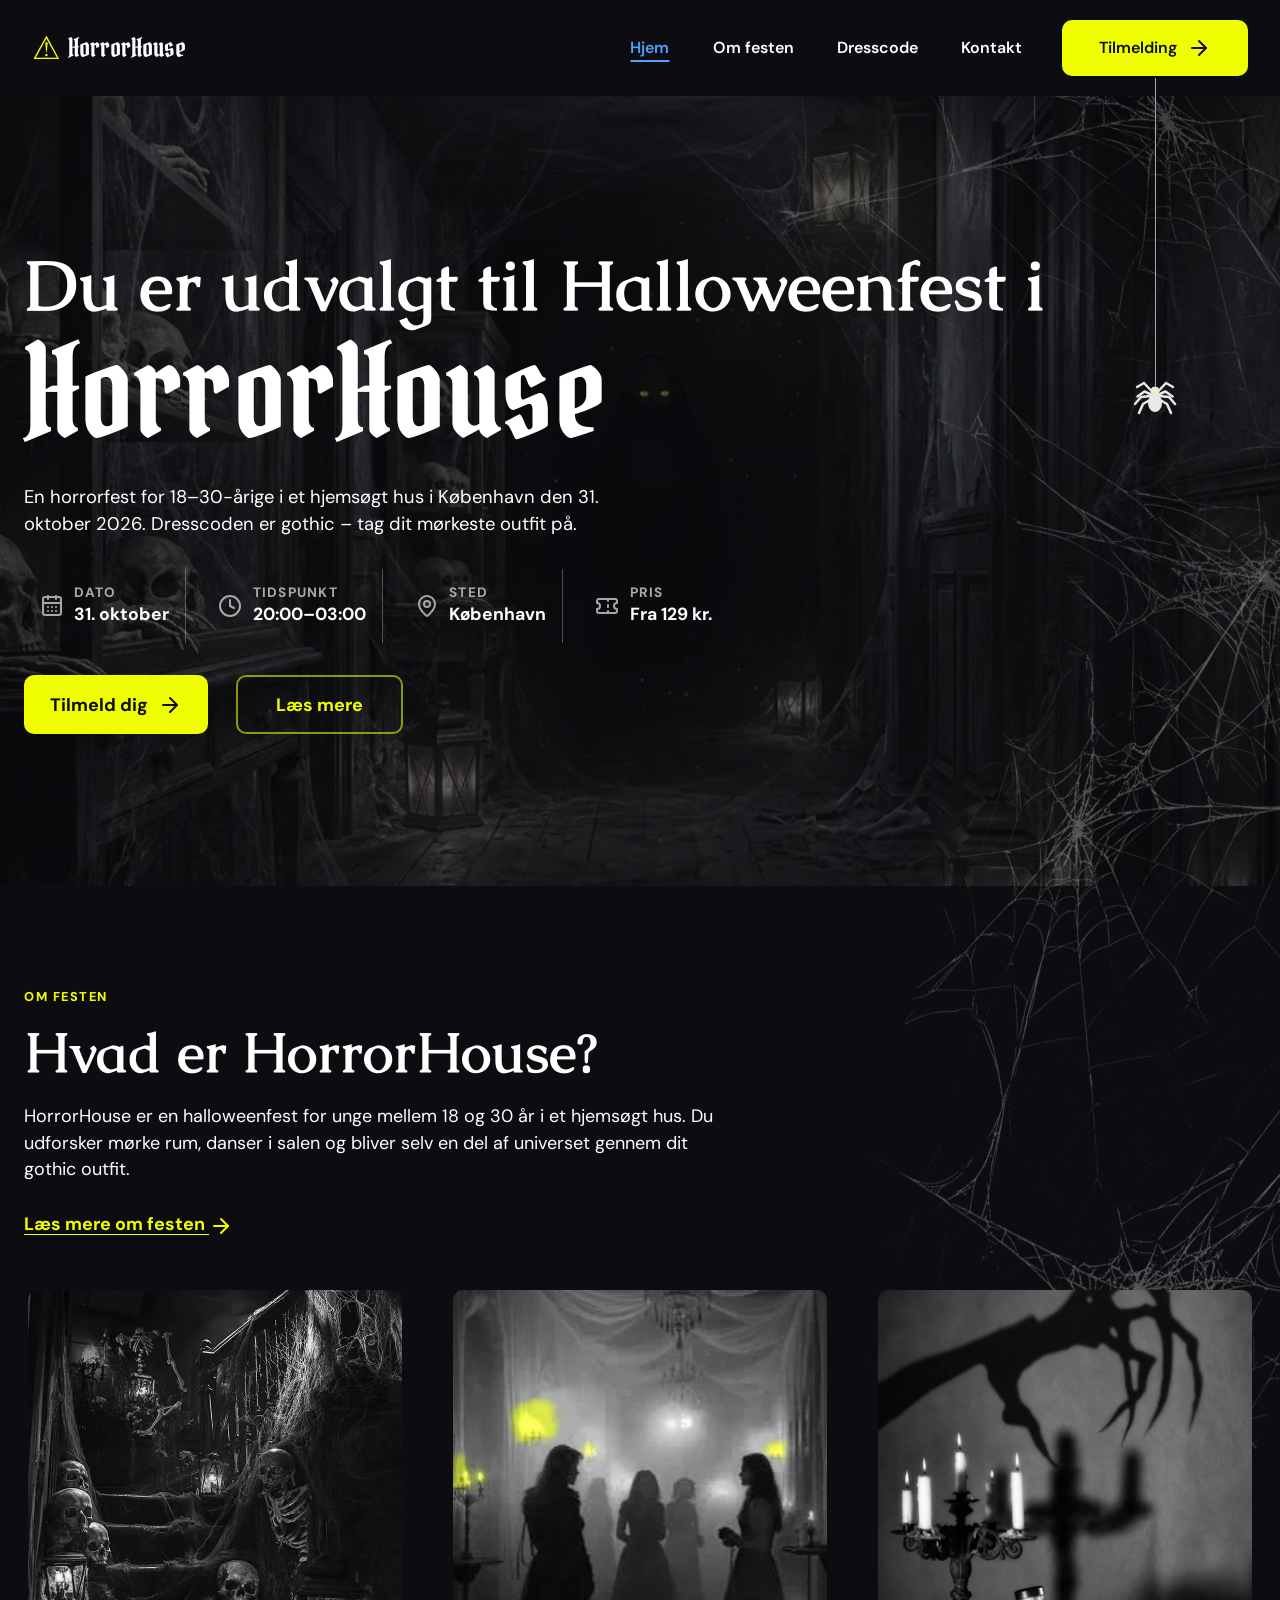
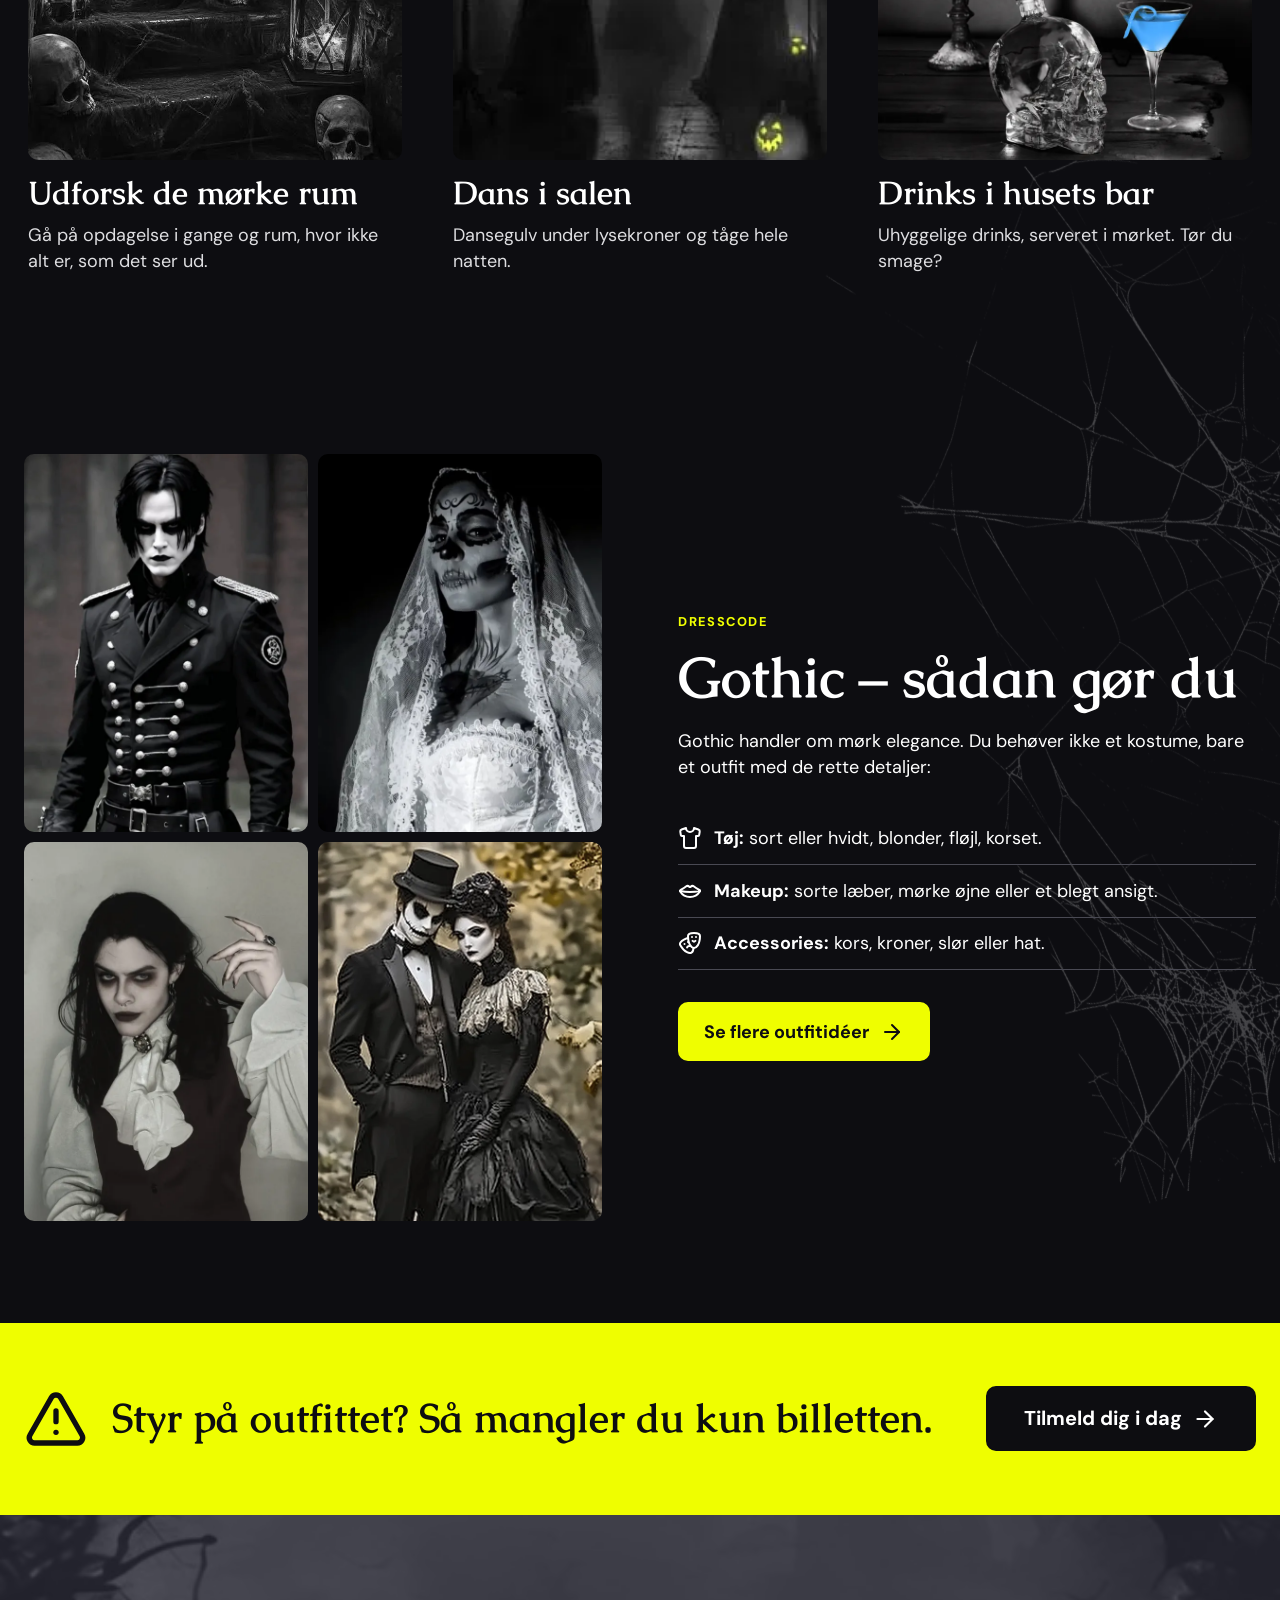
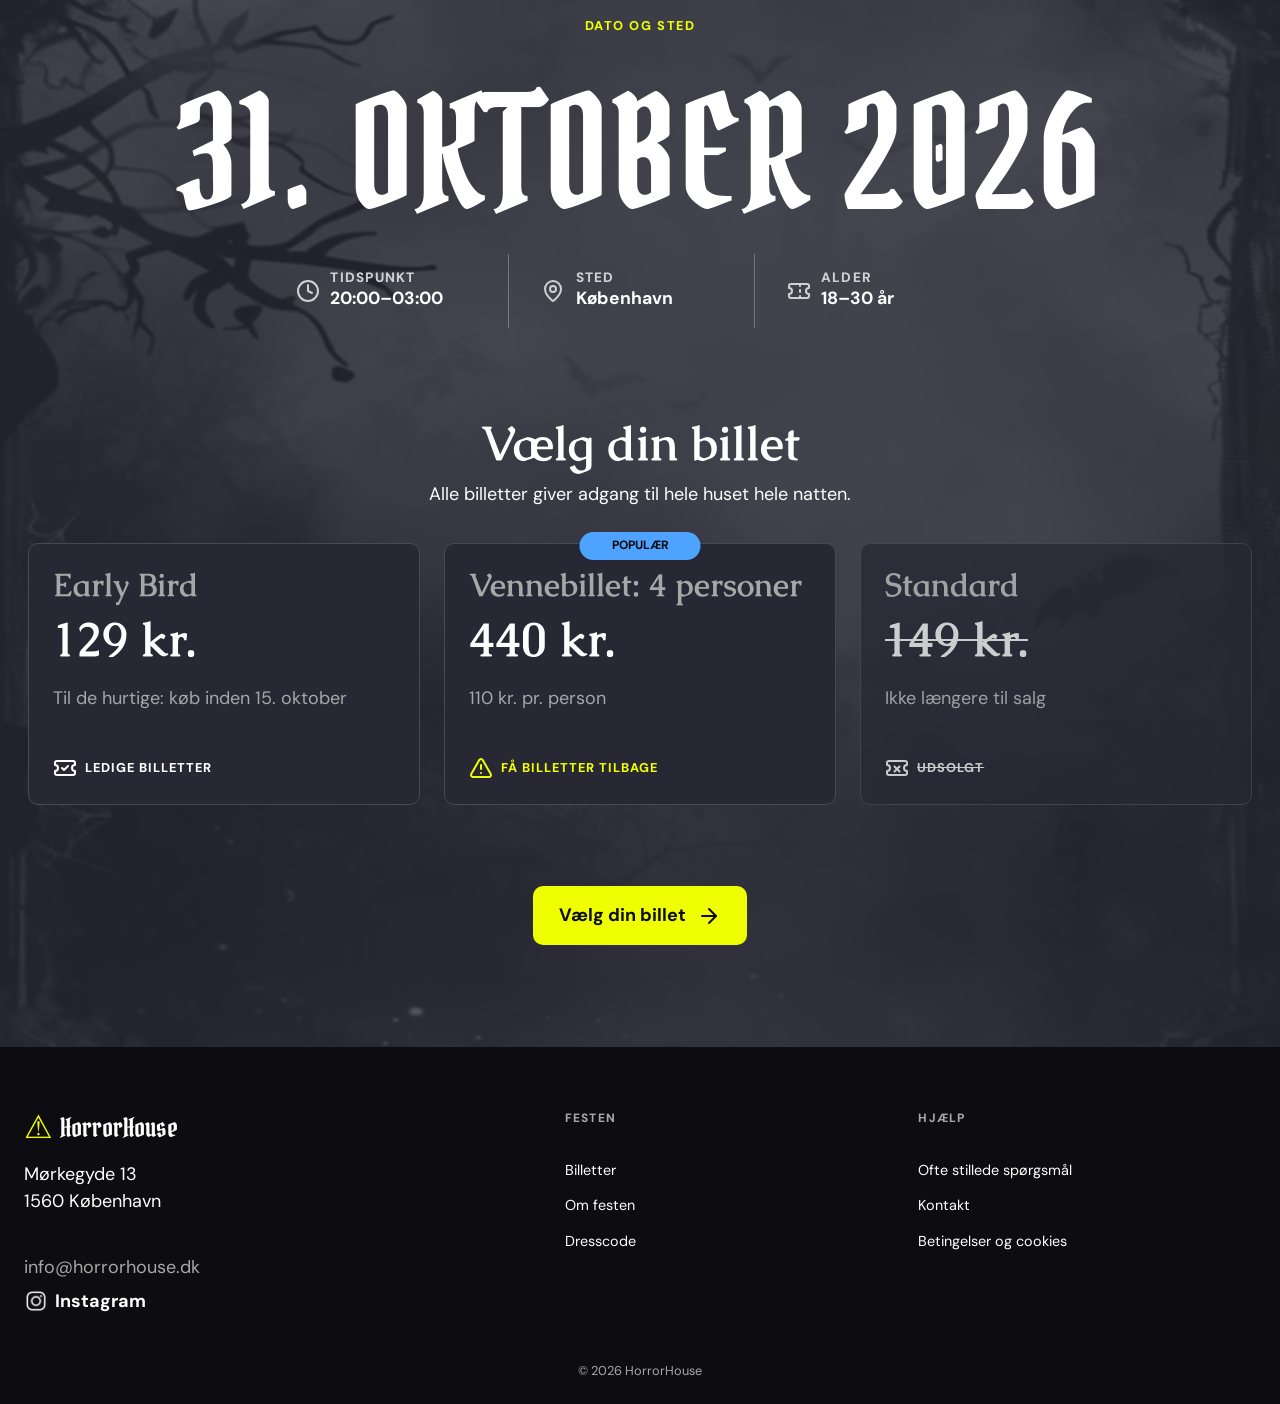
<file: index.html>
<!doctype html>
<html lang="da">
<head>
  <meta charset="utf-8">
  <meta name="viewport" content="width=device-width, initial-scale=1"><link rel="icon" href="data:,">
  <title>HorrorHouse – halloweenfest i København</title>
  <meta name="description" content="Oplev HorrorHouse, en fiktiv gothic halloweenfest for 18–30-årige i København den 31. oktober 2026.">
  <meta name="robots" content="index, follow">
  <meta property="og:title" content="HorrorHouse – halloweenfest i København">
  <meta property="og:description" content="Oplev HorrorHouse, en fiktiv gothic halloweenfest for 18–30-årige i København den 31. oktober 2026.">
  <meta property="og:type" content="website">
  <meta property="og:url" content="https://tema3.dimalevchenko.dk/index.html">
  <meta property="og:image" content="https://tema3.dimalevchenko.dk/assets/images/home/hero.jpg">
  <meta property="og:locale" content="da_DK">
  <link rel="stylesheet" href="css/style.css">
  <script src="js/script.js" defer></script>
  <script type="application/ld+json">
  {
    "@context": "https://schema.org",
    "@graph": [
      {
        "@type": "WebSite",
        "@id": "#website",
        "name": "HorrorHouse",
        "inLanguage": "da"
      },
      {
        "@type": "Event",
        "@id": "#event",
        "name": "HorrorHouse – halloweenfest i København",
        "description": "Halloweenfest for 18–30-årige i et hjemsøgt hus i København med mørke rum, dansegulv og bar. Dresscoden er gothic.",
        "startDate": "2026-10-31T20:00:00+01:00",
        "endDate": "2026-11-01T03:00:00+01:00",
        "eventStatus": "https://schema.org/EventScheduled",
        "eventAttendanceMode": "https://schema.org/OfflineEventAttendanceMode",
        "inLanguage": "da",
        "typicalAgeRange": "18-30",
        "image": [
          "https://tema3.dimalevchenko.dk/assets/images/home/hero.jpg"
        ],
        "performer": {
          "@type": "PerformingGroup",
          "name": "Nattevagt Sound System"
        },
        "location": {
          "@type": "Place",
          "name": "HorrorHouse",
          "address": {
            "@type": "PostalAddress",
            "streetAddress": "Mørkegyde 13",
            "postalCode": "1560",
            "addressLocality": "København",
            "addressCountry": "DK"
          }
        },
        "organizer": {
          "@type": "Organization",
          "name": "HorrorHouse",
          "url": "https://tema3.dimalevchenko.dk/",
          "email": "info@horrorhouse.dk"
        },
        "offers": [
          {
            "@type": "Offer",
            "name": "Early Bird",
            "price": "129",
            "priceCurrency": "DKK",
            "availability": "https://schema.org/InStock",
            "url": "https://tema3.dimalevchenko.dk/tilmelding.html",
            "validFrom": "2026-08-01T10:00:00+02:00"
          },
          {
            "@type": "Offer",
            "name": "Vennebillet til fire personer",
            "price": "440",
            "priceCurrency": "DKK",
            "availability": "https://schema.org/LimitedAvailability",
            "url": "https://tema3.dimalevchenko.dk/tilmelding.html",
            "validFrom": "2026-08-01T10:00:00+02:00"
          },
          {
            "@type": "Offer",
            "name": "Standard",
            "price": "149",
            "priceCurrency": "DKK",
            "availability": "https://schema.org/SoldOut",
            "url": "https://tema3.dimalevchenko.dk/tilmelding.html",
            "validFrom": "2026-08-01T10:00:00+02:00"
          }
        ]
      }
    ]
  }
  </script>
</head>
<body>
  <svg xmlns="http://www.w3.org/2000/svg" style="display:none"><symbol id="i-calendar-days" viewBox="0 0 24 24"><path d="M8 2v3"/><path d="M16 2v3"/><rect x="3" y="3" width="18" height="18" rx="2"/><path d="M3 9h18"/><path d="M8 13h.01"/><path d="M12 13h.01"/><path d="M16 13h.01"/><path d="M8 17h.01"/><path d="M12 17h.01"/><path d="M16 17h.01"/></symbol><symbol id="i-clock" viewBox="0 0 24 24"><circle cx="12" cy="12" r="10"/><path d="M12 6v6l4 2"/></symbol><symbol id="i-map-pin" viewBox="0 0 24 24"><path d="M20 10c0 4.993-5.539 10.193-7.399 11.799a1 1 0 0 1-1.202 0C9.539 20.193 4 14.993 4 10a8 8 0 0 1 16 0"/><circle cx="12" cy="10" r="3"/></symbol><symbol id="i-ticket" viewBox="0 0 24 24"><path d="M2 9a3 3 0 0 1 0 6v2a2 2 0 0 0 2 2h16a2 2 0 0 0 2-2v-2a3 3 0 0 1 0-6V7a2 2 0 0 0-2-2H4a2 2 0 0 0-2 2Z"/><path d="M13 5v2"/><path d="M13 17v2"/><path d="M13 11v2"/></symbol><symbol id="i-ticket-check" viewBox="0 0 24 24"><path d="M2 9a3 3 0 0 1 0 6v2a2 2 0 0 0 2 2h16a2 2 0 0 0 2-2v-2a3 3 0 0 1 0-6V7a2 2 0 0 0-2-2H4a2 2 0 0 0-2 2Z"/><path d="m9 12 2 2 4-4"/></symbol><symbol id="i-ticket-x" viewBox="0 0 24 24"><path d="M2 9a3 3 0 0 1 0 6v2a2 2 0 0 0 2 2h16a2 2 0 0 0 2-2v-2a3 3 0 0 1 0-6V7a2 2 0 0 0-2-2H4a2 2 0 0 0-2 2Z"/><path d="m9.5 10.5 5 5"/><path d="m14.5 10.5-5 5"/></symbol><symbol id="i-arrow-right" viewBox="0 0 24 24"><path d="M5 12h14"/><path d="m12 5 7 7-7 7"/></symbol><symbol id="i-shirt" viewBox="0 0 24 24"><path d="M20.38 3.46 16 2a4 4 0 0 1-8 0L3.62 3.46a2 2 0 0 0-1.34 2.23l.58 3.47a1 1 0 0 0 .99.84H6v10c0 1.1.9 2 2 2h8a2 2 0 0 0 2-2V10h2.15a1 1 0 0 0 .99-.84l.58-3.47a2 2 0 0 0-1.34-2.23z"/></symbol><symbol id="i-mouth" viewBox="0 0 24 24"><path d="M2 12a50.5 50.5 0 0020 0 1 1 0 00-1-1"/><path d="M2.457 11.159a1 1 0 00-.307 1.369 11.59 11.59 0 0019.7 0 1 1 0 00-.308-1.368c-2.426-1.568-3.65-2.284-5.479-3.644a2.6 2.6 0 00-3.373.208 1 1 0 01-1.38 0 2.62 2.62 0 00-3.373-.208c-1.83 1.36-3.053 2.076-5.48 3.643"/></symbol><symbol id="i-drama" viewBox="0 0 24 24"><path d="M10 11h.01"/><path d="M14 6h.01"/><path d="M18 6h.01"/><path d="M6.5 13.1h.01"/><path d="M22 5c0 9-4 12-6 12s-6-3-6-12c0-2 2-3 6-3s6 1 6 3"/><path d="M17.4 9.9c-.8.8-2 .8-2.8 0"/><path d="M10.1 7.1C9 7.2 7.7 7.7 6 8.6c-3.5 2-4.7 3.9-3.7 5.6 4.5 7.8 9.5 8.4 11.2 7.4.9-.5 1.9-2.1 1.9-4.7"/><path d="M9.1 16.5c.3-1.1 1.4-1.7 2.4-1.4"/></symbol><symbol id="i-triangle-alert" viewBox="0 0 24 24"><path d="m21.73 18-8-14a2 2 0 0 0-3.48 0l-8 14A2 2 0 0 0 4 21h16a2 2 0 0 0 1.73-3"/><path d="M12 9v4"/><path d="M12 17h.01"/></symbol></svg>
  <a class="skip-link" href="#main-content">Gå til hovedindhold</a>
  <header class="site-header">
    <a class="brand" href="index.html" aria-label="HorrorHouse – forside"><span class="brand-mark" aria-hidden="true">⚠</span><span>HorrorHouse</span></a>
    <button class="menu-toggle" type="button" aria-expanded="false" aria-controls="primary-navigation"><span class="sr-only">Åbn menu</span><span aria-hidden="true"></span></button>
    <nav class="site-nav" id="primary-navigation" aria-label="Primær navigation"><ul><li><a href="index.html" aria-current="page">Hjem</a></li><li><a href="om-festen.html">Om festen</a></li><li><a href="dresscode.html">Dresscode</a></li><li><a href="kontakt.html">Kontakt</a></li><li><a class="button button-small" href="tilmelding.html">Tilmelding <svg class="icon" aria-hidden="true"><use href="#i-arrow-right"/></svg></a></li></ul></nav>
  </header>

  <main id="main-content" class="home-main">
    <section class="home-hero hero-dark" aria-labelledby="home-title">
      <div class="hero-media" aria-hidden="true">
        <img class="hero-image" src="assets/images/home/hero.webp" srcset="assets/images/home/hero-800.webp 800w, assets/images/home/hero.webp 1376w" sizes="100vw" width="1376" height="768" alt="" fetchpriority="high">
        <div class="hero-overlay"></div>
      </div>
      <div class="decor-layer" aria-hidden="true">
        <div class="web web-hero-2"><div class="web-shape"><img class="web-image" src="assets/images/home/web.webp" width="673" height="1200" alt=""></div></div>
        <div class="web web-hero-1"><div class="web-shape"><img class="web-image" src="assets/images/home/web.webp" width="673" height="1200" alt=""></div></div>
        <div class="hero-thread"><img class="hero-spider" src="assets/icons/figma-09.svg" width="50" height="50" alt=""></div>
      </div>
      <div class="container hero-content">
        <h1 id="home-title"><span class="hero-title-line">Du er udvalgt til Halloweenfest i</span> <span class="hero-title-brand pirata">HorrorHouse</span></h1>
        <p class="hero-lead">En horrorfest for 18–30-årige i et hjemsøgt hus i København den 31. oktober 2026. Dresscoden er gothic – tag dit mørkeste outfit på.</p>
        <dl class="event-facts event-facts-hero">
          <div><dt><svg class="icon" aria-hidden="true"><use href="#i-calendar-days"/></svg>Dato</dt><dd>31. oktober</dd></div>
          <div><dt><svg class="icon" aria-hidden="true"><use href="#i-clock"/></svg>Tidspunkt</dt><dd>20:00–03:00</dd></div>
          <div><dt><svg class="icon" aria-hidden="true"><use href="#i-map-pin"/></svg>Sted</dt><dd>København</dd></div>
          <div><dt><svg class="icon" aria-hidden="true"><use href="#i-ticket"/></svg>Pris</dt><dd>Fra 129 kr.</dd></div>
        </dl>
        <div class="button-row"><a class="button" href="tilmelding.html">Tilmeld dig <svg class="icon" aria-hidden="true"><use href="#i-arrow-right"/></svg></a><a class="button button-secondary" href="om-festen.html">Læs mere</a></div>
      </div>
    </section>

    <section class="section section-dark home-about-section" aria-labelledby="about-home-title">
      <div class="decor-layer" aria-hidden="true">
        <div class="web web-about"><div class="web-shape"><img class="web-image" src="assets/images/home/web.webp" width="673" height="1200" alt=""></div></div>
      </div>
      <div class="container">
        <div class="home-about-intro">
          <p class="eyebrow">Om festen</p>
          <h2 id="about-home-title">Hvad er HorrorHouse?</h2>
          <p>HorrorHouse er en halloweenfest for unge mellem 18 og 30 år i et hjemsøgt hus. Du udforsker mørke rum, danser i salen og bliver selv en del af universet gennem dit gothic outfit.</p>
          <a class="text-link" href="om-festen.html">Læs mere om festen <svg class="icon" aria-hidden="true"><use href="#i-arrow-right"/></svg></a>
        </div>
        <div class="card-scroller" tabindex="0" role="region" aria-label="Oplevelser – rul vandret for flere">
          <article class="image-card"><img src="assets/images/home/home-1.webp" width="723" height="960" loading="lazy" alt="Mørk trappe med spindelvæv, skeletter og lanterner"><div><h3>Udforsk de mørke rum</h3><p>Gå på opdagelse i gange og rum, hvor ikke alt er, som det ser ud.</p></div></article>
          <article class="image-card"><img src="assets/images/home/home-05.webp" width="236" height="419" loading="lazy" alt="Silhuetter af gæster i en tåget balsal"><div><h3>Dans i salen</h3><p>Dansegulv under lysekroner og tåge hele natten.</p></div></article>
          <article class="image-card"><img src="assets/images/home/home-06.webp" width="1024" height="1536" loading="lazy" alt="Blå drink og kranieflaske ved levende lys"><div><h3>Drinks i husets bar</h3><p>Uhyggelige drinks, serveret i mørket. Tør du smage?</p></div></article>
        </div>
      </div>
    </section>

    <section class="section dresscode-preview" aria-labelledby="dresscode-home-title">
      <div class="decor-layer" aria-hidden="true">
        <div class="web web-dresscode"><div class="web-shape"><img class="web-image" src="assets/images/home/web.webp" width="673" height="1200" alt=""></div></div>
      </div>
      <div class="container split split-wide">
        <div class="portrait-grid" role="group" aria-label="Inspiration til gothic outfits">
          <img src="assets/images/home/home-5.webp" width="826" height="1264" loading="lazy" alt="Sort militærinspireret gothic outfit">
          <img src="assets/images/home/home-13.webp" width="736" height="1262" loading="lazy" alt="Gothic brudelook med hvidt slør og dramatisk makeup">
          <img src="assets/images/home/home-3.webp" width="826" height="1264" loading="lazy" alt="Gothic outfit med hvid skjorte og mørk vest">
          <img src="assets/images/home/home-2.webp" width="944" height="1772" loading="lazy" alt="Gothic par i sorte klassiske outfits">
        </div>
        <div>
          <p class="eyebrow">Dresscode</p>
          <h2 id="dresscode-home-title">Gothic – sådan gør du</h2>
          <p>Gothic handler om mørk elegance. Du behøver ikke et kostume, bare et outfit med de rette detaljer:</p>
          <ul class="accent-list">
            <li><svg class="icon" aria-hidden="true"><use href="#i-shirt"/></svg><strong>Tøj:</strong> sort eller hvidt, blonder, fløjl, korset.</li>
            <li><svg class="icon" aria-hidden="true"><use href="#i-mouth"/></svg><strong>Makeup:</strong> sorte læber, mørke øjne eller et blegt ansigt.</li>
            <li><svg class="icon" aria-hidden="true"><use href="#i-drama"/></svg><strong>Accessories:</strong> kors, kroner, slør eller hat.</li>
          </ul>
          <a class="button" href="dresscode.html">Se flere outfitidéer <svg class="icon" aria-hidden="true"><use href="#i-arrow-right"/></svg></a>
        </div>
      </div>
    </section>

    <section class="cta-band cta-band-desktop-only" aria-labelledby="outfit-cta-title"><div class="container cta-inner"><div class="cta-message"><svg class="icon icon--xl" aria-hidden="true"><use href="#i-triangle-alert"/></svg><div><h2 id="outfit-cta-title">Styr på outfittet? Så mangler du kun billetten.</h2></div></div><a class="button button-dark" href="tilmelding.html">Tilmeld dig i dag <svg class="icon icon--lg" aria-hidden="true"><use href="#i-arrow-right"/></svg></a></div></section>

    <section class="section tickets-home" aria-labelledby="tickets-home-title">
      <div class="tickets-overlay"></div>
      <div class="container tickets-content">
        <p class="eyebrow">Dato og sted</p>
        <h2 id="tickets-home-title"><span class="sr-only">Dato, sted og billetter: </span><span class="date-part display-number">31.</span> <span class="date-part">oktober</span> <span class="date-part">2026</span></h2>
        <dl class="event-facts event-facts-bottom"><div><dt><svg class="icon" aria-hidden="true"><use href="#i-clock"/></svg>Tidspunkt</dt><dd>20:00–03:00</dd></div><div><dt><svg class="icon" aria-hidden="true"><use href="#i-map-pin"/></svg>Sted</dt><dd>København</dd></div><div><dt><svg class="icon" aria-hidden="true"><use href="#i-ticket"/></svg>Alder</dt><dd>18–30 år</dd></div></dl>
        <div class="tickets-heading"><h3>Vælg din billet</h3><p>Alle billetter giver adgang til hele huset hele&nbsp;natten.</p></div>
        <div class="ticket-grid">
          <article class="ticket-card available"><p class="ticket-status"><svg class="icon" aria-hidden="true"><use href="#i-ticket-check"/></svg>Ledige billetter</p><h3>Early Bird</h3><p class="price">129 kr.</p><p>Til de hurtige: køb inden 15. oktober</p></article>
          <article class="ticket-card featured"><p class="ticket-status"><svg class="icon" aria-hidden="true"><use href="#i-triangle-alert"/></svg>Få billetter tilbage</p><h3>Vennebillet: 4 personer</h3><p class="price">440 kr.</p><p>110 kr. pr. person</p><span class="badge">Populær</span></article>
          <article class="ticket-card sold-out"><p class="ticket-status"><svg class="icon" aria-hidden="true"><use href="#i-ticket-x"/></svg>Udsolgt</p><h3>Standard</h3><p class="price">149 kr.</p><p>Ikke længere til salg</p></article>
        </div>
        <a class="button" href="tilmelding.html">Vælg din billet <svg class="icon" aria-hidden="true"><use href="#i-arrow-right"/></svg></a>
      </div>
    </section>
  </main>

  <footer class="site-footer">
    <div class="container footer-grid">
      <div class="footer-brand"><a class="brand" href="index.html"><span class="brand-mark" aria-hidden="true">⚠</span><span>HorrorHouse</span></a><address>Mørkegyde 13<br>1560 København</address></div>
      <div class="footer-contact"><a href="mailto:info@horrorhouse.dk">info@horrorhouse.dk</a><a class="instagram" href="https://www.instagram.com/" aria-label="HorrorHouse på Instagram"><img src="assets/images/home/home-12.png" width="100" height="100" alt=""> Instagram</a></div>
      <nav class="footer-nav" aria-label="Footer navigation"><div><h2>Festen</h2><ul><li><a href="tilmelding.html">Billetter</a></li><li><a href="om-festen.html">Om festen</a></li><li><a href="dresscode.html">Dresscode</a></li></ul></div><div><h2>Hjælp</h2><ul><li><a href="kontakt.html#faq">Ofte stillede spørgsmål</a></li><li><a href="kontakt.html">Kontakt</a></li><li><a href="#">Betingelser og cookies</a></li></ul></div></nav>
    </div><p class="copyright">© 2026 HorrorHouse</p>
  </footer>
</body>
</html>
</file>
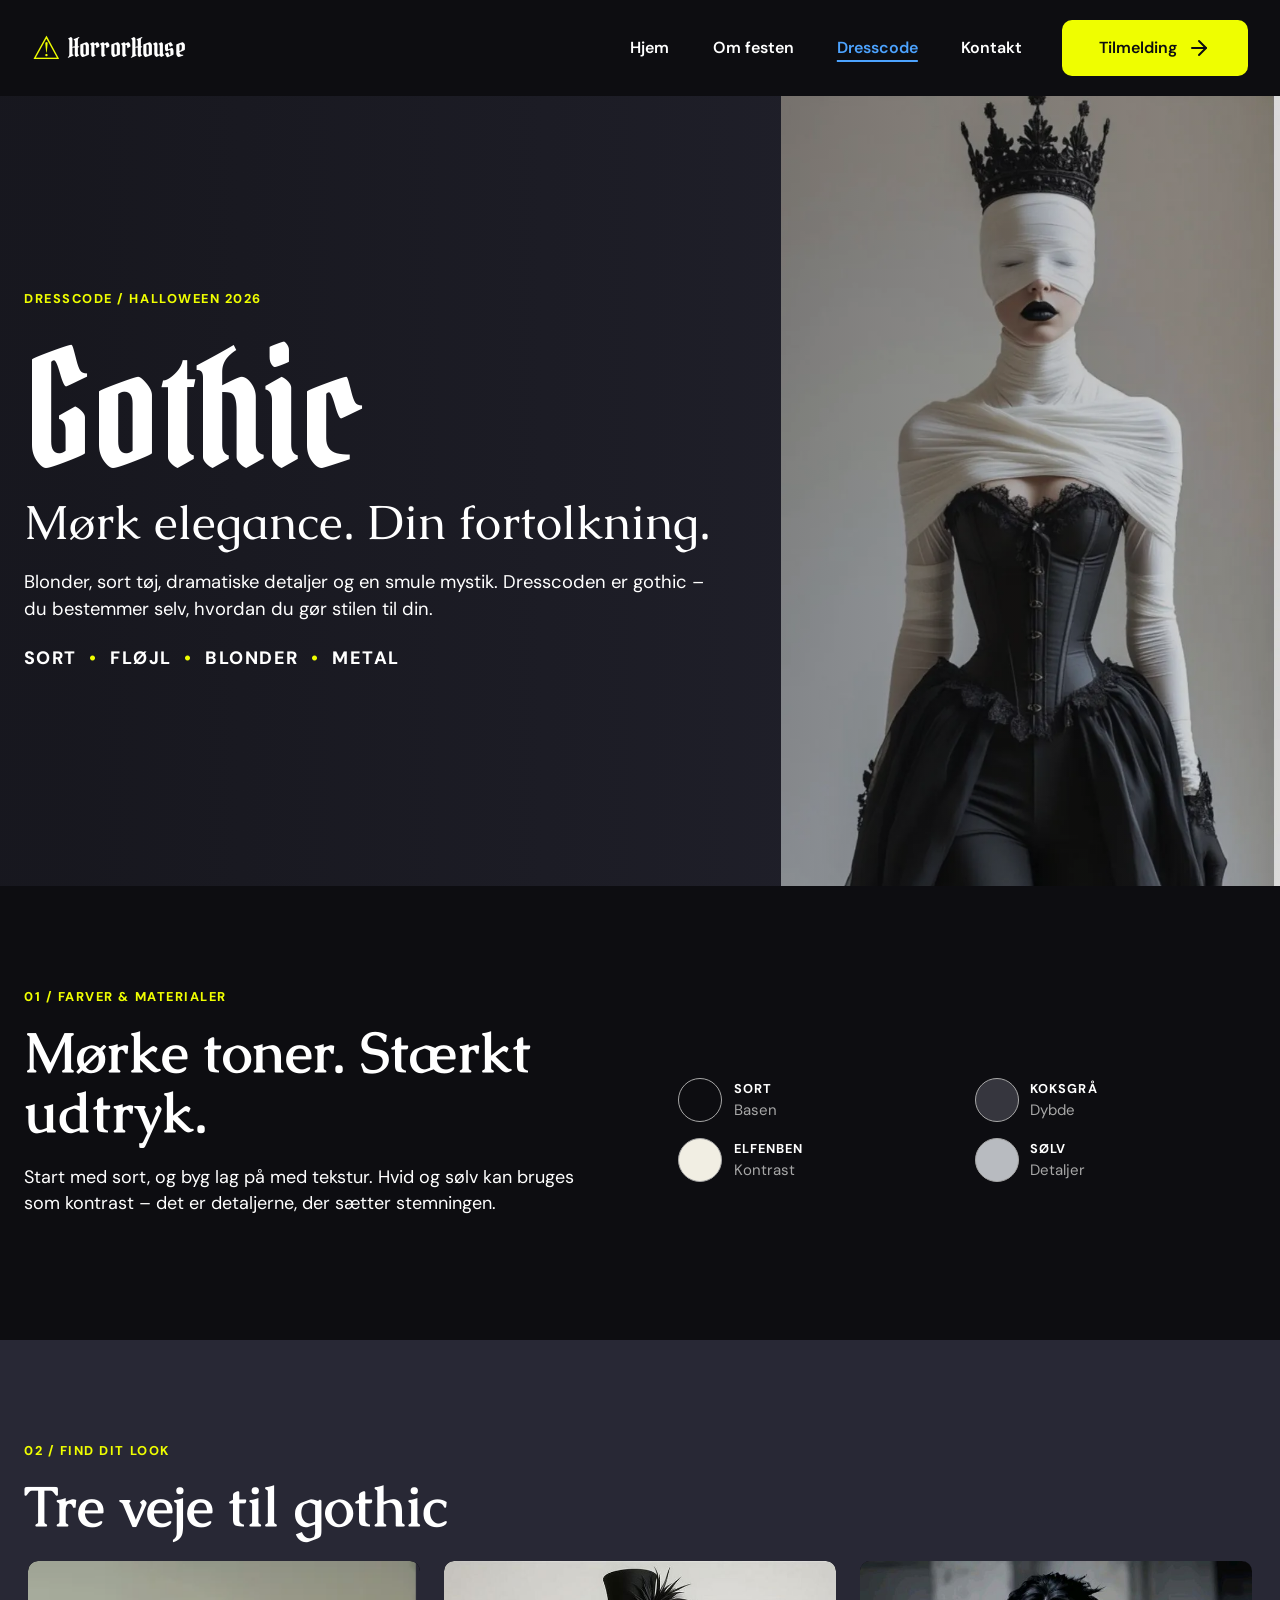
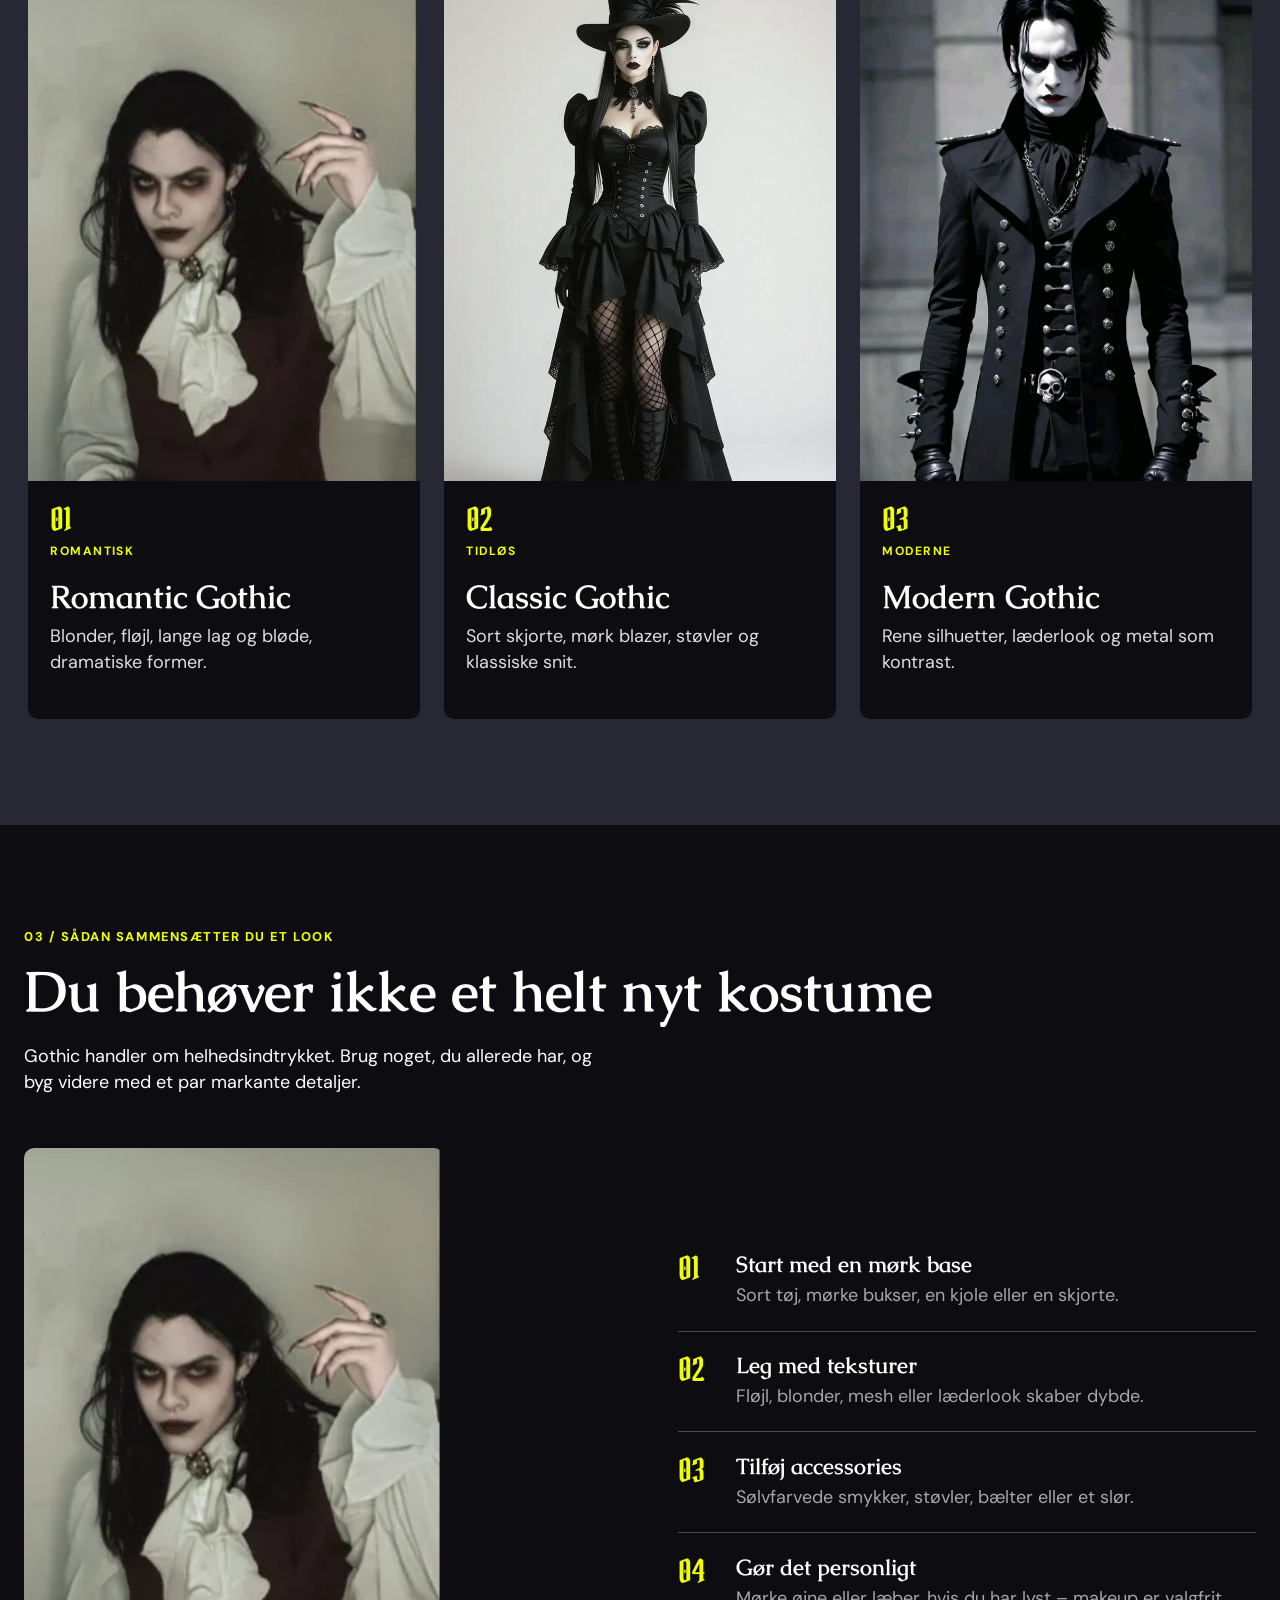
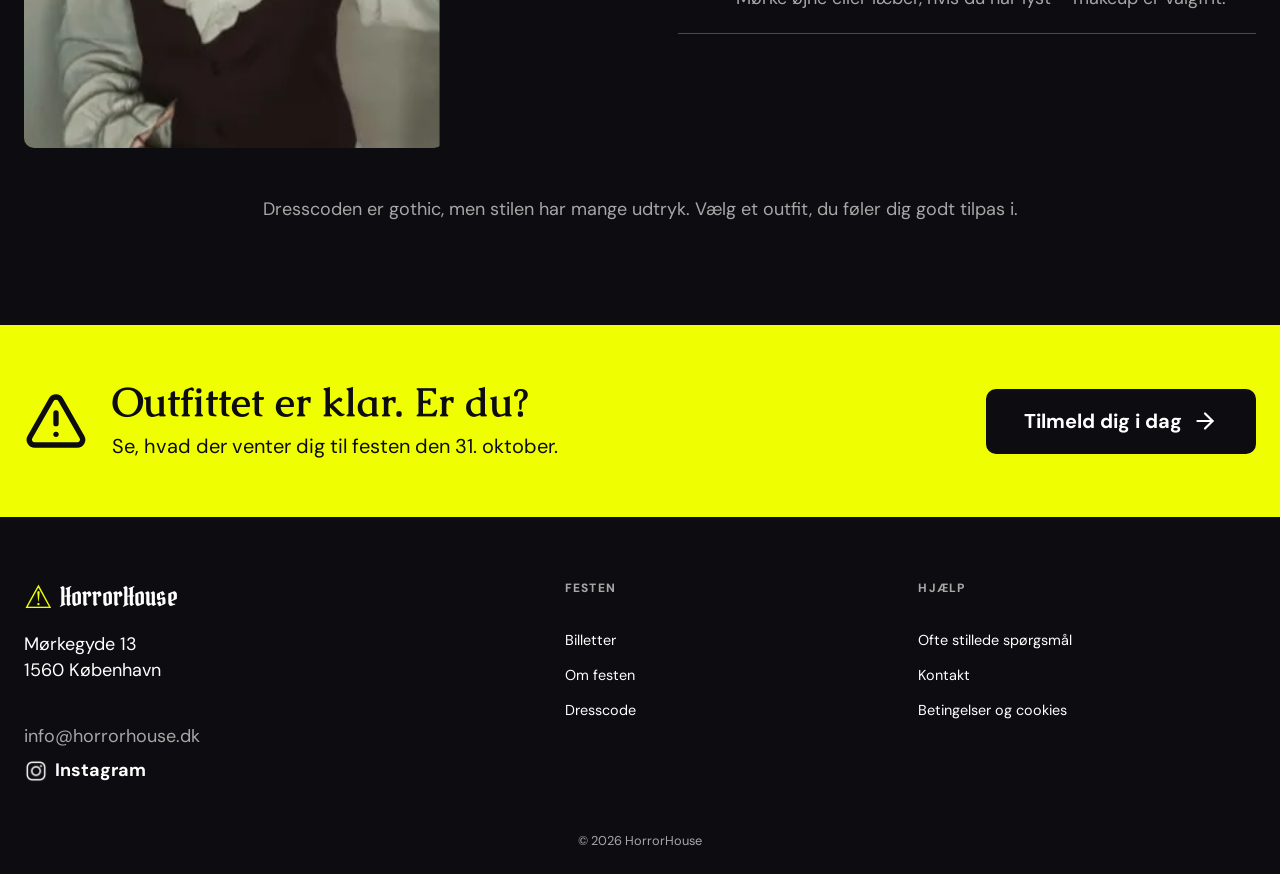
<file: dresscode.html>
<!doctype html>
<html lang="da">
<head><meta charset="utf-8"><meta name="viewport" content="width=device-width, initial-scale=1"><link rel="icon" href="data:,"><title>Gothic dresscode – HorrorHouse</title><meta name="description" content="Få inspiration til HorrorHouse-festens gothic dresscode med farver, materialer og tre outfitretninger."><meta name="robots" content="index, follow"><meta property="og:title" content="Gothic dresscode – HorrorHouse"><meta property="og:description" content="Få inspiration til HorrorHouse-festens gothic dresscode med farver, materialer og tre outfitretninger."><meta property="og:type" content="website"><meta property="og:url" content="https://tema3.dimalevchenko.dk/dresscode.html"><meta property="og:image" content="https://tema3.dimalevchenko.dk/assets/images/home/hero.jpg"><meta property="og:locale" content="da_DK"><link rel="stylesheet" href="css/style.css"><script src="js/script.js" defer></script></head>
<body>
  <svg xmlns="http://www.w3.org/2000/svg" style="display:none"><symbol id="i-calendar-days" viewBox="0 0 24 24"><path d="M8 2v3"/><path d="M16 2v3"/><rect x="3" y="3" width="18" height="18" rx="2"/><path d="M3 9h18"/><path d="M8 13h.01"/><path d="M12 13h.01"/><path d="M16 13h.01"/><path d="M8 17h.01"/><path d="M12 17h.01"/><path d="M16 17h.01"/></symbol><symbol id="i-clock" viewBox="0 0 24 24"><circle cx="12" cy="12" r="10"/><path d="M12 6v6l4 2"/></symbol><symbol id="i-map-pin" viewBox="0 0 24 24"><path d="M20 10c0 4.993-5.539 10.193-7.399 11.799a1 1 0 0 1-1.202 0C9.539 20.193 4 14.993 4 10a8 8 0 0 1 16 0"/><circle cx="12" cy="10" r="3"/></symbol><symbol id="i-ticket" viewBox="0 0 24 24"><path d="M2 9a3 3 0 0 1 0 6v2a2 2 0 0 0 2 2h16a2 2 0 0 0 2-2v-2a3 3 0 0 1 0-6V7a2 2 0 0 0-2-2H4a2 2 0 0 0-2 2Z"/><path d="M13 5v2"/><path d="M13 17v2"/><path d="M13 11v2"/></symbol><symbol id="i-arrow-right" viewBox="0 0 24 24"><path d="M5 12h14"/><path d="m12 5 7 7-7 7"/></symbol><symbol id="i-shirt" viewBox="0 0 24 24"><path d="M20.38 3.46 16 2a4 4 0 0 1-8 0L3.62 3.46a2 2 0 0 0-1.34 2.23l.58 3.47a1 1 0 0 0 .99.84H6v10c0 1.1.9 2 2 2h8a2 2 0 0 0 2-2V10h2.15a1 1 0 0 0 .99-.84l.58-3.47a2 2 0 0 0-1.34-2.23z"/></symbol><symbol id="i-mouth" viewBox="0 0 24 24"><path d="M2 12a50.5 50.5 0 0020 0 1 1 0 00-1-1"/><path d="M2.457 11.159a1 1 0 00-.307 1.369 11.59 11.59 0 0019.7 0 1 1 0 00-.308-1.368c-2.426-1.568-3.65-2.284-5.479-3.644a2.6 2.6 0 00-3.373.208 1 1 0 01-1.38 0 2.62 2.62 0 00-3.373-.208c-1.83 1.36-3.053 2.076-5.48 3.643"/></symbol><symbol id="i-drama" viewBox="0 0 24 24"><path d="M10 11h.01"/><path d="M14 6h.01"/><path d="M18 6h.01"/><path d="M6.5 13.1h.01"/><path d="M22 5c0 9-4 12-6 12s-6-3-6-12c0-2 2-3 6-3s6 1 6 3"/><path d="M17.4 9.9c-.8.8-2 .8-2.8 0"/><path d="M10.1 7.1C9 7.2 7.7 7.7 6 8.6c-3.5 2-4.7 3.9-3.7 5.6 4.5 7.8 9.5 8.4 11.2 7.4.9-.5 1.9-2.1 1.9-4.7"/><path d="M9.1 16.5c.3-1.1 1.4-1.7 2.4-1.4"/></symbol><symbol id="i-triangle-alert" viewBox="0 0 24 24"><path d="m21.73 18-8-14a2 2 0 0 0-3.48 0l-8 14A2 2 0 0 0 4 21h16a2 2 0 0 0 1.73-3"/><path d="M12 9v4"/><path d="M12 17h.01"/></symbol></svg>
  <a class="skip-link" href="#main-content">Gå til hovedindhold</a>
  <header class="site-header"><a class="brand" href="index.html" aria-label="HorrorHouse – forside"><span class="brand-mark" aria-hidden="true">⚠</span><span>HorrorHouse</span></a><button class="menu-toggle" type="button" aria-expanded="false" aria-controls="primary-navigation"><span class="sr-only">Åbn menu</span><span aria-hidden="true"></span></button><nav class="site-nav" id="primary-navigation" aria-label="Primær navigation"><ul><li><a href="index.html">Hjem</a></li><li><a href="om-festen.html">Om festen</a></li><li><a href="dresscode.html" aria-current="page">Dresscode</a></li><li><a href="kontakt.html">Kontakt</a></li><li><a class="button button-small" href="tilmelding.html">Tilmelding <svg class="icon" aria-hidden="true"><use href="#i-arrow-right"/></svg></a></li></ul></nav></header>
  <main id="main-content">
    <section class="page-hero dresscode-hero" aria-labelledby="dresscode-title"><div class="hero-overlay"></div><div class="container page-hero-content"><p class="eyebrow">Dresscode / Halloween 2026</p><h1 id="dresscode-title" class="pirata">Gothic<span class="sr-only"> dresscode</span></h1><p class="hero-subtitle">Mørk elegance. Din fortolkning.</p><p>Blonder, sort tøj, dramatiske detaljer og en smule mystik. Dresscoden er gothic – du bestemmer selv, hvordan du gør stilen til din.</p><p class="hero-meta">Sort <span>•</span> fløjl <span>•</span> blonder <span>•</span> metal</p></div></section>

    <section class="section" aria-labelledby="colors-title"><div class="container"><p class="eyebrow">01 / Farver &amp; materialer</p><div class="split split-wide"><div><h2 id="colors-title">Mørke toner. Stærkt udtryk.</h2><p>Start med sort, og byg lag på med tekstur. Hvid og sølv kan bruges som kontrast – det er detaljerne, der sætter stemningen.</p></div><div class="swatches" role="group" aria-label="Anbefalede farver"><div><span class="swatch black"></span><strong>Sort</strong><small>Basen</small></div><div><span class="swatch charcoal"></span><strong>Koksgrå</strong><small>Dybde</small></div><div><span class="swatch ivory"></span><strong>Elfenben</strong><small>Kontrast</small></div><div><span class="swatch silver"></span><strong>Sølv</strong><small>Detaljer</small></div></div></div></div></section>

    <section class="section section-gray" aria-labelledby="looks-title"><div class="container"><p class="eyebrow">02 / Find dit look</p><h2 id="looks-title">Tre veje til gothic</h2><div class="card-scroller" tabindex="0" role="region" aria-label="Tre gothic looks – rul vandret for flere"><article class="look-card"><img src="assets/images/dresscode/dresscode-07.webp" width="284" height="424" loading="lazy" alt="Romantic Gothic med mørkt hår, lys bluse og mørk vest"><div><span>01</span><b>Romantisk</b><h3>Romantic Gothic</h3><p>Blonder, fløjl, lange lag og bløde, dramatiske former.</p></div></article><article class="look-card"><img src="assets/images/dresscode/dresscode-01.jpg" width="736" height="1104" loading="lazy" alt="Classic Gothic med sort gotisk kjole og høj sort hat"><div><span>02</span><b>Tidløs</b><h3>Classic Gothic</h3><p>Sort skjorte, mørk blazer, støvler og klassiske snit.</p></div></article><article class="look-card modern-gothic"><img src="assets/images/dresscode/dresscode-modern.jpg" width="736" height="1104" loading="lazy" alt="Modern Gothic med sort frakke, metaldetaljer og dramatisk makeup"><div><span>03</span><b>Moderne</b><h3>Modern Gothic</h3><p>Rene silhuetter, læderlook og metal som kontrast.</p></div></article></div></div></section>

    <section class="section styling-section" aria-labelledby="styling-title"><div class="container"><p class="eyebrow">03 / Sådan sammensætter du et look</p><div class="split split-wide"><div><h2 id="styling-title">Du behøver ikke et helt nyt kostume</h2><p>Gothic handler om helhedsindtrykket. Brug noget, du allerede har, og byg videre med et par markante detaljer.</p><img class="feature-image tall" src="assets/images/dresscode/dresscode-07.webp" width="284" height="424" loading="lazy" alt="Person i hvid skjorte og mørk vest som gothic inspiration"></div><ol class="style-steps"><li><span>01</span><div><h3>Start med en mørk base</h3><p>Sort tøj, mørke bukser, en kjole eller en skjorte.</p></div></li><li><span>02</span><div><h3>Leg med teksturer</h3><p>Fløjl, blonder, mesh eller læderlook skaber dybde.</p></div></li><li><span>03</span><div><h3>Tilføj accessories</h3><p>Sølvfarvede smykker, støvler, bælter eller et slør.</p></div></li><li><span>04</span><div><h3>Gør det personligt</h3><p>Mørke øjne eller læber, hvis du har lyst – makeup er valgfrit.</p></div></li></ol></div><p class="center-note">Dresscoden er gothic, men stilen har mange udtryk. Vælg et outfit, du føler dig godt tilpas i.</p></div></section>

    <section class="cta-band" aria-labelledby="dress-cta-title"><div class="container cta-inner"><div class="cta-message"><svg class="icon icon--xl" aria-hidden="true"><use href="#i-triangle-alert"/></svg><div><h2 id="dress-cta-title">Outfittet er klar. Er du?</h2><p>Se, hvad der venter dig til festen den 31. oktober.</p></div></div><a class="button button-dark" href="tilmelding.html">Tilmeld dig i dag <svg class="icon icon--lg" aria-hidden="true"><use href="#i-arrow-right"/></svg></a></div></section>
  </main>
  <footer class="site-footer"><div class="container footer-grid"><div class="footer-brand"><a class="brand" href="index.html"><span class="brand-mark" aria-hidden="true">⚠</span><span>HorrorHouse</span></a><address>Mørkegyde 13<br>1560 København</address></div><div class="footer-contact"><a href="mailto:info@horrorhouse.dk">info@horrorhouse.dk</a><a class="instagram" href="https://www.instagram.com/"><img src="assets/images/home/home-12.png" width="100" height="100" alt=""> Instagram</a></div><nav class="footer-nav" aria-label="Footer navigation"><div><h2>Festen</h2><ul><li><a href="tilmelding.html">Billetter</a></li><li><a href="om-festen.html">Om festen</a></li><li><a href="dresscode.html">Dresscode</a></li></ul></div><div><h2>Hjælp</h2><ul><li><a href="kontakt.html#faq">Ofte stillede spørgsmål</a></li><li><a href="kontakt.html">Kontakt</a></li><li><a href="#">Betingelser og cookies</a></li></ul></div></nav></div><p class="copyright">© 2026 HorrorHouse</p></footer>
</body></html>
</file>
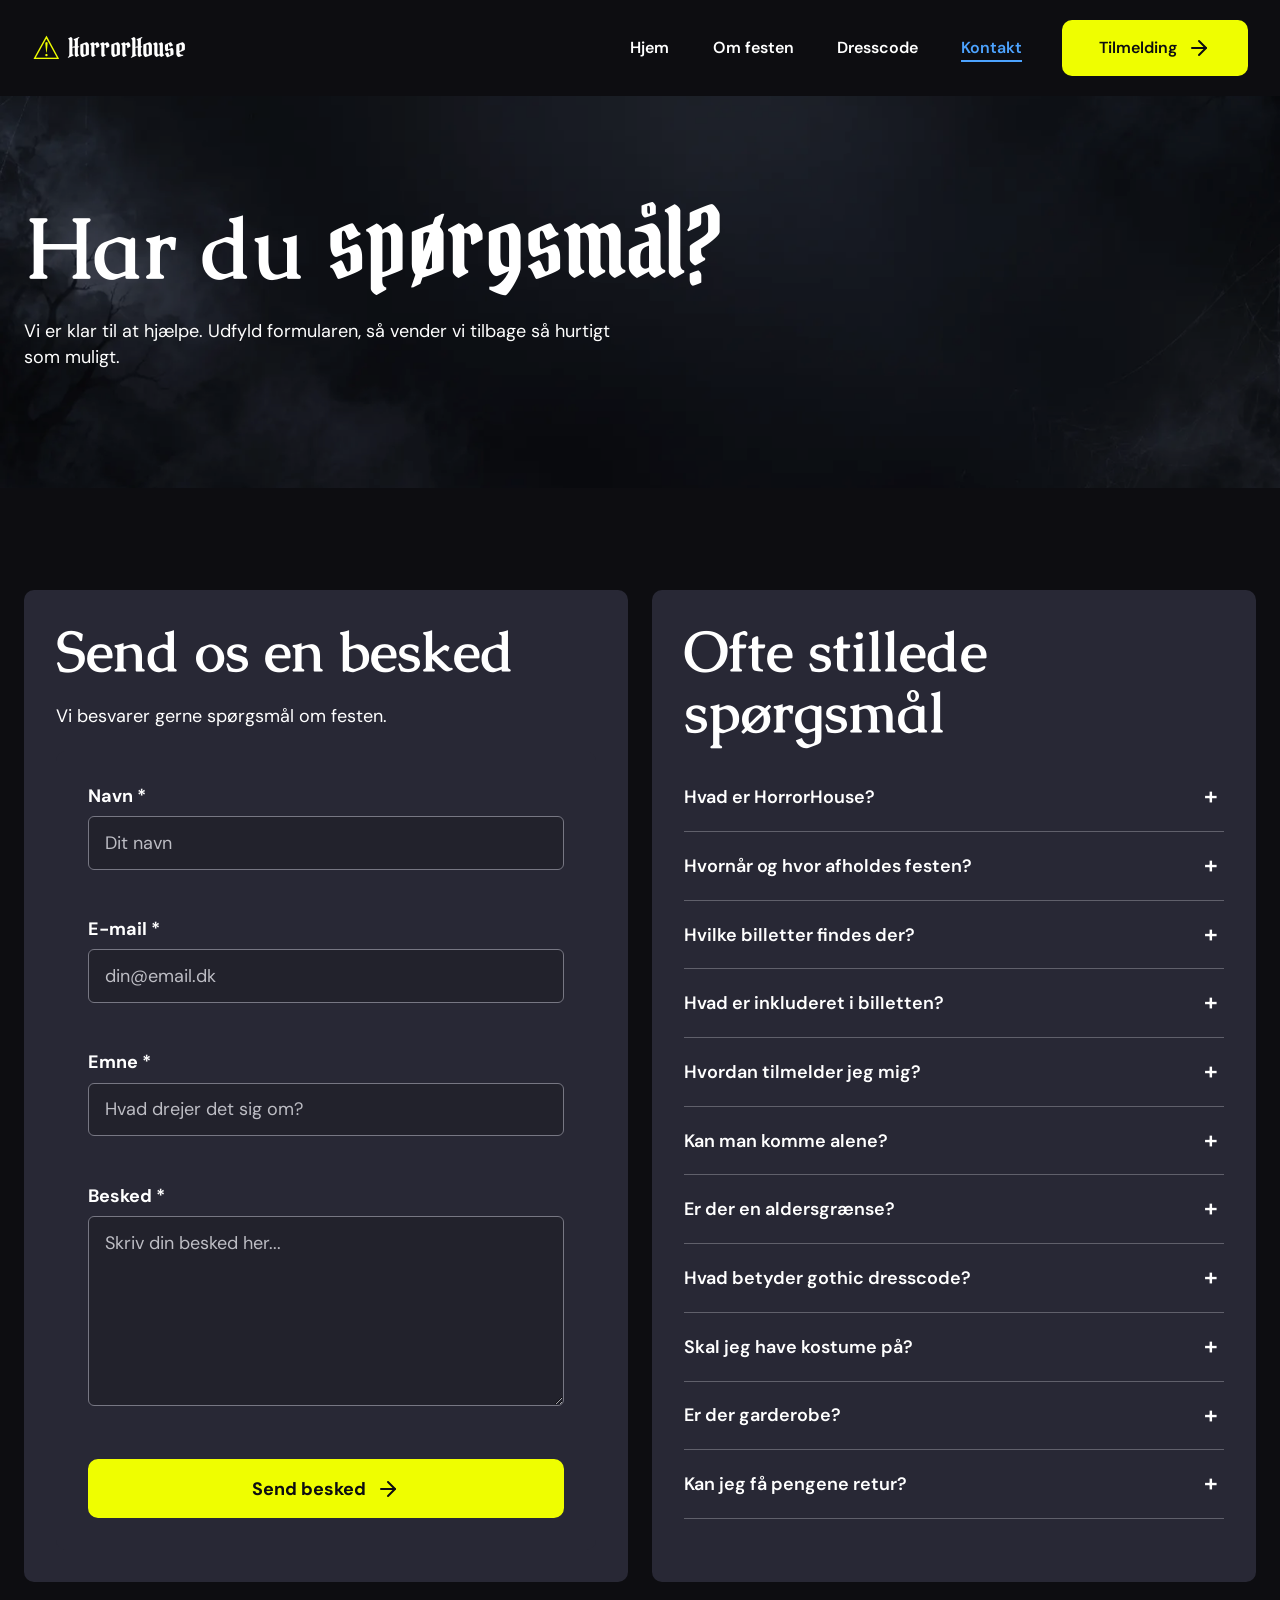
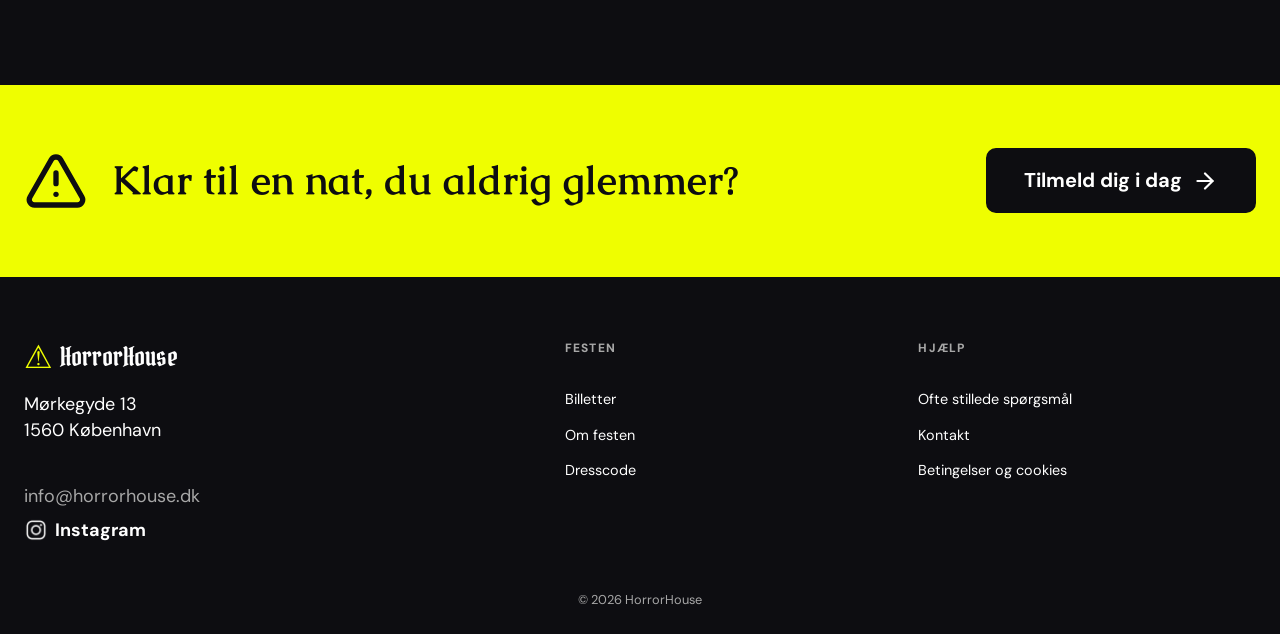
<file: kontakt.html>
<!doctype html>
<html lang="da">
<head><meta charset="utf-8"><meta name="viewport" content="width=device-width, initial-scale=1"><link rel="icon" href="data:,"><title>Kontakt og FAQ – HorrorHouse</title><meta name="description" content="Kontakt HorrorHouse og find svar på ofte stillede spørgsmål om tid, sted, billetter, dresscode og aldersgrænse."><meta name="robots" content="index, follow"><meta property="og:title" content="Kontakt og FAQ – HorrorHouse"><meta property="og:description" content="Kontakt HorrorHouse og find svar på ofte stillede spørgsmål om tid, sted, billetter, dresscode og aldersgrænse."><meta property="og:type" content="website"><meta property="og:url" content="https://tema3.dimalevchenko.dk/kontakt.html"><meta property="og:image" content="https://tema3.dimalevchenko.dk/assets/images/home/hero.jpg"><meta property="og:locale" content="da_DK"><link rel="stylesheet" href="css/style.css"><script src="js/script.js" defer></script><script type="application/ld+json">
{
  "@context": "https://schema.org",
  "@type": "FAQPage",
  "inLanguage": "da",
  "mainEntity": [
    {
      "@type": "Question",
      "name": "Hvad er HorrorHouse?",
      "acceptedAnswer": {
        "@type": "Answer",
        "text": "HorrorHouse er en halloweenfest for 18–30-årige i et hjemsøgt hus i København den 31. oktober 2026. Du kan udforske mørke rum, danse i salen og drikke drinks i husets bar."
      }
    },
    {
      "@type": "Question",
      "name": "Hvornår og hvor afholdes festen?",
      "acceptedAnswer": {
        "@type": "Answer",
        "text": "31. oktober 2026 i København fra kl. 20.00 til 03.00 på den fiktive adresse Mørkegyde 13, 1560 København."
      }
    },
    {
      "@type": "Question",
      "name": "Hvilke billetter findes der?",
      "acceptedAnswer": {
        "@type": "Answer",
        "text": "Early Bird: 129 kr. Vennebillet til fire: 440 kr. Standard til 149 kr. er udsolgt."
      }
    },
    {
      "@type": "Question",
      "name": "Hvad er inkluderet i billetten?",
      "acceptedAnswer": {
        "@type": "Answer",
        "text": "Alle billetter giver adgang til hele huset hele natten. Early Bird og Vennebillet inkluderer velkomstdrink. Se Tilmelding."
      }
    },
    {
      "@type": "Question",
      "name": "Hvordan tilmelder jeg mig?",
      "acceptedAnswer": {
        "@type": "Answer",
        "text": "Gå til Tilmelding, vælg billettype og antal, og udfyld navn, e-mail og telefon. Tilmeldingen er en simulering: Der oprettes ingen reel reservation, og der gennemføres ingen betaling."
      }
    },
    {
      "@type": "Question",
      "name": "Kan man komme alene?",
      "acceptedAnswer": {
        "@type": "Answer",
        "text": "Ja, du er velkommen til at komme alene og møde andre gæster."
      }
    },
    {
      "@type": "Question",
      "name": "Er der en aldersgrænse?",
      "acceptedAnswer": {
        "@type": "Answer",
        "text": "Ja, HorrorHouse er for 18–30-årige. Medbring gyldig billedlegitimation."
      }
    },
    {
      "@type": "Question",
      "name": "Hvad betyder gothic dresscode?",
      "acceptedAnswer": {
        "@type": "Answer",
        "text": "Gothic betyder mørk elegance. Brug gerne sort tøj, blonder og mørk makeup. Se Dresscode."
      }
    },
    {
      "@type": "Question",
      "name": "Skal jeg have kostume på?",
      "acceptedAnswer": {
        "@type": "Answer",
        "text": "Nej. Dresscoden er gothic, men du behøver ikke et helt nyt kostume. Start med sort tøj, og tilføj et par detaljer som blonder, fløjl eller et slør."
      }
    },
    {
      "@type": "Question",
      "name": "Er der garderobe?",
      "acceptedAnswer": {
        "@type": "Answer",
        "text": "Vi forventer garderobe. Flere oplysninger følger før festen."
      }
    },
    {
      "@type": "Question",
      "name": "Kan jeg få pengene retur?",
      "acceptedAnswer": {
        "@type": "Answer",
        "text": "Som udgangspunkt refunderes billetter ikke. Kontakt os ved spørgsmål."
      }
    }
  ]
}
</script></head>
<body>
  <svg xmlns="http://www.w3.org/2000/svg" style="display:none"><symbol id="i-calendar-days" viewBox="0 0 24 24"><path d="M8 2v3"/><path d="M16 2v3"/><rect x="3" y="3" width="18" height="18" rx="2"/><path d="M3 9h18"/><path d="M8 13h.01"/><path d="M12 13h.01"/><path d="M16 13h.01"/><path d="M8 17h.01"/><path d="M12 17h.01"/><path d="M16 17h.01"/></symbol><symbol id="i-clock" viewBox="0 0 24 24"><circle cx="12" cy="12" r="10"/><path d="M12 6v6l4 2"/></symbol><symbol id="i-map-pin" viewBox="0 0 24 24"><path d="M20 10c0 4.993-5.539 10.193-7.399 11.799a1 1 0 0 1-1.202 0C9.539 20.193 4 14.993 4 10a8 8 0 0 1 16 0"/><circle cx="12" cy="10" r="3"/></symbol><symbol id="i-ticket" viewBox="0 0 24 24"><path d="M2 9a3 3 0 0 1 0 6v2a2 2 0 0 0 2 2h16a2 2 0 0 0 2-2v-2a3 3 0 0 1 0-6V7a2 2 0 0 0-2-2H4a2 2 0 0 0-2 2Z"/><path d="M13 5v2"/><path d="M13 17v2"/><path d="M13 11v2"/></symbol><symbol id="i-arrow-right" viewBox="0 0 24 24"><path d="M5 12h14"/><path d="m12 5 7 7-7 7"/></symbol><symbol id="i-shirt" viewBox="0 0 24 24"><path d="M20.38 3.46 16 2a4 4 0 0 1-8 0L3.62 3.46a2 2 0 0 0-1.34 2.23l.58 3.47a1 1 0 0 0 .99.84H6v10c0 1.1.9 2 2 2h8a2 2 0 0 0 2-2V10h2.15a1 1 0 0 0 .99-.84l.58-3.47a2 2 0 0 0-1.34-2.23z"/></symbol><symbol id="i-mouth" viewBox="0 0 24 24"><path d="M2 12a50.5 50.5 0 0020 0 1 1 0 00-1-1"/><path d="M2.457 11.159a1 1 0 00-.307 1.369 11.59 11.59 0 0019.7 0 1 1 0 00-.308-1.368c-2.426-1.568-3.65-2.284-5.479-3.644a2.6 2.6 0 00-3.373.208 1 1 0 01-1.38 0 2.62 2.62 0 00-3.373-.208c-1.83 1.36-3.053 2.076-5.48 3.643"/></symbol><symbol id="i-drama" viewBox="0 0 24 24"><path d="M10 11h.01"/><path d="M14 6h.01"/><path d="M18 6h.01"/><path d="M6.5 13.1h.01"/><path d="M22 5c0 9-4 12-6 12s-6-3-6-12c0-2 2-3 6-3s6 1 6 3"/><path d="M17.4 9.9c-.8.8-2 .8-2.8 0"/><path d="M10.1 7.1C9 7.2 7.7 7.7 6 8.6c-3.5 2-4.7 3.9-3.7 5.6 4.5 7.8 9.5 8.4 11.2 7.4.9-.5 1.9-2.1 1.9-4.7"/><path d="M9.1 16.5c.3-1.1 1.4-1.7 2.4-1.4"/></symbol><symbol id="i-triangle-alert" viewBox="0 0 24 24"><path d="m21.73 18-8-14a2 2 0 0 0-3.48 0l-8 14A2 2 0 0 0 4 21h16a2 2 0 0 0 1.73-3"/><path d="M12 9v4"/><path d="M12 17h.01"/></symbol><symbol id="i-octagon-alert" viewBox="0 0 24 24"><path d="M12 16h.01"/><path d="M12 8v4"/><path d="M15.312 2a2 2 0 0 1 1.414.586l4.688 4.688A2 2 0 0 1 22 8.688v6.624a2 2 0 0 1-.586 1.414l-4.688 4.688a2 2 0 0 1-1.414.586H8.688a2 2 0 0 1-1.414-.586l-4.688-4.688A2 2 0 0 1 2 15.312V8.688a2 2 0 0 1 .586-1.414l4.688-4.688A2 2 0 0 1 8.688 2z"/></symbol><symbol id="i-circle-check" viewBox="0 0 24 24"><circle cx="12" cy="12" r="10"/><path d="m9 12 2 2 4-4"/></symbol></svg>
  <a class="skip-link" href="#main-content">Gå til hovedindhold</a>
  <header class="site-header"><a class="brand" href="index.html" aria-label="HorrorHouse – forside"><span class="brand-mark" aria-hidden="true">⚠</span><span>HorrorHouse</span></a><button class="menu-toggle" type="button" aria-expanded="false" aria-controls="primary-navigation"><span class="sr-only">Åbn menu</span><span aria-hidden="true"></span></button><nav class="site-nav" id="primary-navigation" aria-label="Primær navigation"><ul><li><a href="index.html">Hjem</a></li><li><a href="om-festen.html">Om festen</a></li><li><a href="dresscode.html">Dresscode</a></li><li><a href="kontakt.html" aria-current="page">Kontakt</a></li><li><a class="button button-small" href="tilmelding.html">Tilmelding <svg class="icon" aria-hidden="true"><use href="#i-arrow-right"/></svg></a></li></ul></nav></header>
  <main id="main-content">
    <section class="contact-hero" aria-labelledby="contact-title"><div class="hero-overlay"></div><div class="container"><h1 id="contact-title">Har du <span class="pirata">spørgsmål?</span></h1><p>Vi er klar til at hjælpe. Udfyld formularen, så vender vi tilbage så hurtigt som muligt.</p></div></section>
    <div class="section contact-main"><div class="container contact-grid">
      <section class="panel" aria-labelledby="contact-form-title"><h2 id="contact-form-title">Send os en besked</h2><p>Vi besvarer gerne spørgsmål om festen.</p><form class="styled-form" id="contact-form" novalidate><div class="field"><label for="contact-name">Navn <span aria-hidden="true">*</span></label><input id="contact-name" name="name" type="text" autocomplete="name" required placeholder="Dit navn" aria-describedby="contact-name-error"><p class="field-error" id="contact-name-error"></p></div><div class="field"><label for="contact-email">E-mail <span aria-hidden="true">*</span></label><input id="contact-email" name="email" type="email" autocomplete="email" required placeholder="din@email.dk" aria-describedby="contact-email-error"><p class="field-error" id="contact-email-error"></p></div><div class="field"><label for="contact-subject">Emne <span aria-hidden="true">*</span></label><input id="contact-subject" name="subject" type="text" required placeholder="Hvad drejer det sig om?" aria-describedby="contact-subject-error"><p class="field-error" id="contact-subject-error"></p></div><div class="field"><label for="contact-message">Besked <span aria-hidden="true">*</span></label><textarea id="contact-message" name="message" required minlength="10" placeholder="Skriv din besked her..." aria-describedby="contact-message-error"></textarea><p class="field-error" id="contact-message-error"></p></div><button class="button form-submit" type="submit">Send besked <svg class="icon" aria-hidden="true"><use href="#i-arrow-right"/></svg></button><p class="form-success" id="contact-success" role="status" tabindex="-1" hidden><svg class="icon" aria-hidden="true"><use href="#i-circle-check"/></svg><span>Tak. Dette er en demonstration, og din besked er derfor ikke blevet sendt.</span></p></form></section>
      <section class="panel faq-panel" id="faq" aria-labelledby="faq-title"><h2 id="faq-title">Ofte stillede spørgsmål</h2><div class="faq-list"><details><summary><h3>Hvad er HorrorHouse?</h3><span class="faq-icon" aria-hidden="true"></span></summary><p>HorrorHouse er en halloweenfest for 18–30-årige i et hjemsøgt hus i København den 31. oktober 2026. Du kan udforske mørke rum, danse i salen og drikke drinks i husets bar.</p></details><details><summary><h3>Hvornår og hvor afholdes festen?</h3><span class="faq-icon" aria-hidden="true"></span></summary><p>31. oktober 2026 i København fra kl. 20.00 til 03.00 på den fiktive adresse Mørkegyde 13, 1560 København.</p></details><details><summary><h3>Hvilke billetter findes der?</h3><span class="faq-icon" aria-hidden="true"></span></summary><p>Early Bird: 129 kr. Vennebillet til fire: 440 kr. Standard til 149 kr. er udsolgt.</p></details><details><summary><h3>Hvad er inkluderet i billetten?</h3><span class="faq-icon" aria-hidden="true"></span></summary><p>Alle billetter giver adgang til hele huset hele natten. Early Bird og Vennebillet inkluderer velkomstdrink. Se <a href="tilmelding.html">Tilmelding</a>.</p></details><details><summary><h3>Hvordan tilmelder jeg mig?</h3><span class="faq-icon" aria-hidden="true"></span></summary><p>Gå til <a href="tilmelding.html">Tilmelding</a>, vælg billettype og antal, og udfyld navn, e-mail og telefon. Tilmeldingen er en simulering: Der oprettes ingen reel reservation, og der gennemføres ingen betaling.</p></details><details><summary><h3>Kan man komme alene?</h3><span class="faq-icon" aria-hidden="true"></span></summary><p>Ja, du er velkommen til at komme alene og møde andre gæster.</p></details><details><summary><h3>Er der en aldersgrænse?</h3><span class="faq-icon" aria-hidden="true"></span></summary><p>Ja, HorrorHouse er for 18–30-årige. Medbring gyldig billedlegitimation.</p></details><details><summary><h3>Hvad betyder gothic dresscode?</h3><span class="faq-icon" aria-hidden="true"></span></summary><p>Gothic betyder mørk elegance. Brug gerne sort tøj, blonder og mørk makeup. Se <a href="dresscode.html">Dresscode</a>.</p></details><details><summary><h3>Skal jeg have kostume på?</h3><span class="faq-icon" aria-hidden="true"></span></summary><p>Nej. Dresscoden er gothic, men du behøver ikke et helt nyt kostume. Start med sort tøj, og tilføj et par detaljer som blonder, fløjl eller et slør.</p></details><details><summary><h3>Er der garderobe?</h3><span class="faq-icon" aria-hidden="true"></span></summary><p>Vi forventer garderobe. Flere oplysninger følger før festen.</p></details><details><summary><h3>Kan jeg få pengene retur?</h3><span class="faq-icon" aria-hidden="true"></span></summary><p>Som udgangspunkt refunderes billetter ikke. Kontakt os ved spørgsmål.</p></details></div></section>
    </div></div>
    <section class="cta-band" aria-labelledby="contact-cta-title"><div class="container cta-inner"><div class="cta-message"><svg class="icon icon--xl" aria-hidden="true"><use href="#i-triangle-alert"/></svg><div><h2 id="contact-cta-title">Klar til en nat, du aldrig glemmer?</h2></div></div><a class="button button-dark" href="tilmelding.html">Tilmeld dig i dag <svg class="icon icon--lg" aria-hidden="true"><use href="#i-arrow-right"/></svg></a></div></section>
  </main>
  <footer class="site-footer"><div class="container footer-grid"><div class="footer-brand"><a class="brand" href="index.html"><span class="brand-mark" aria-hidden="true">⚠</span><span>HorrorHouse</span></a><address>Mørkegyde 13<br>1560 København</address></div><div class="footer-contact"><a href="mailto:info@horrorhouse.dk">info@horrorhouse.dk</a><a class="instagram" href="https://www.instagram.com/"><img src="assets/images/home/home-12.png" width="100" height="100" alt=""> Instagram</a></div><nav class="footer-nav" aria-label="Footer navigation"><div><h2>Festen</h2><ul><li><a href="tilmelding.html">Billetter</a></li><li><a href="om-festen.html">Om festen</a></li><li><a href="dresscode.html">Dresscode</a></li></ul></div><div><h2>Hjælp</h2><ul><li><a href="kontakt.html#faq">Ofte stillede spørgsmål</a></li><li><a href="kontakt.html">Kontakt</a></li><li><a href="#">Betingelser og cookies</a></li></ul></div></nav></div><p class="copyright">© 2026 HorrorHouse</p></footer>
</body></html>
</file>
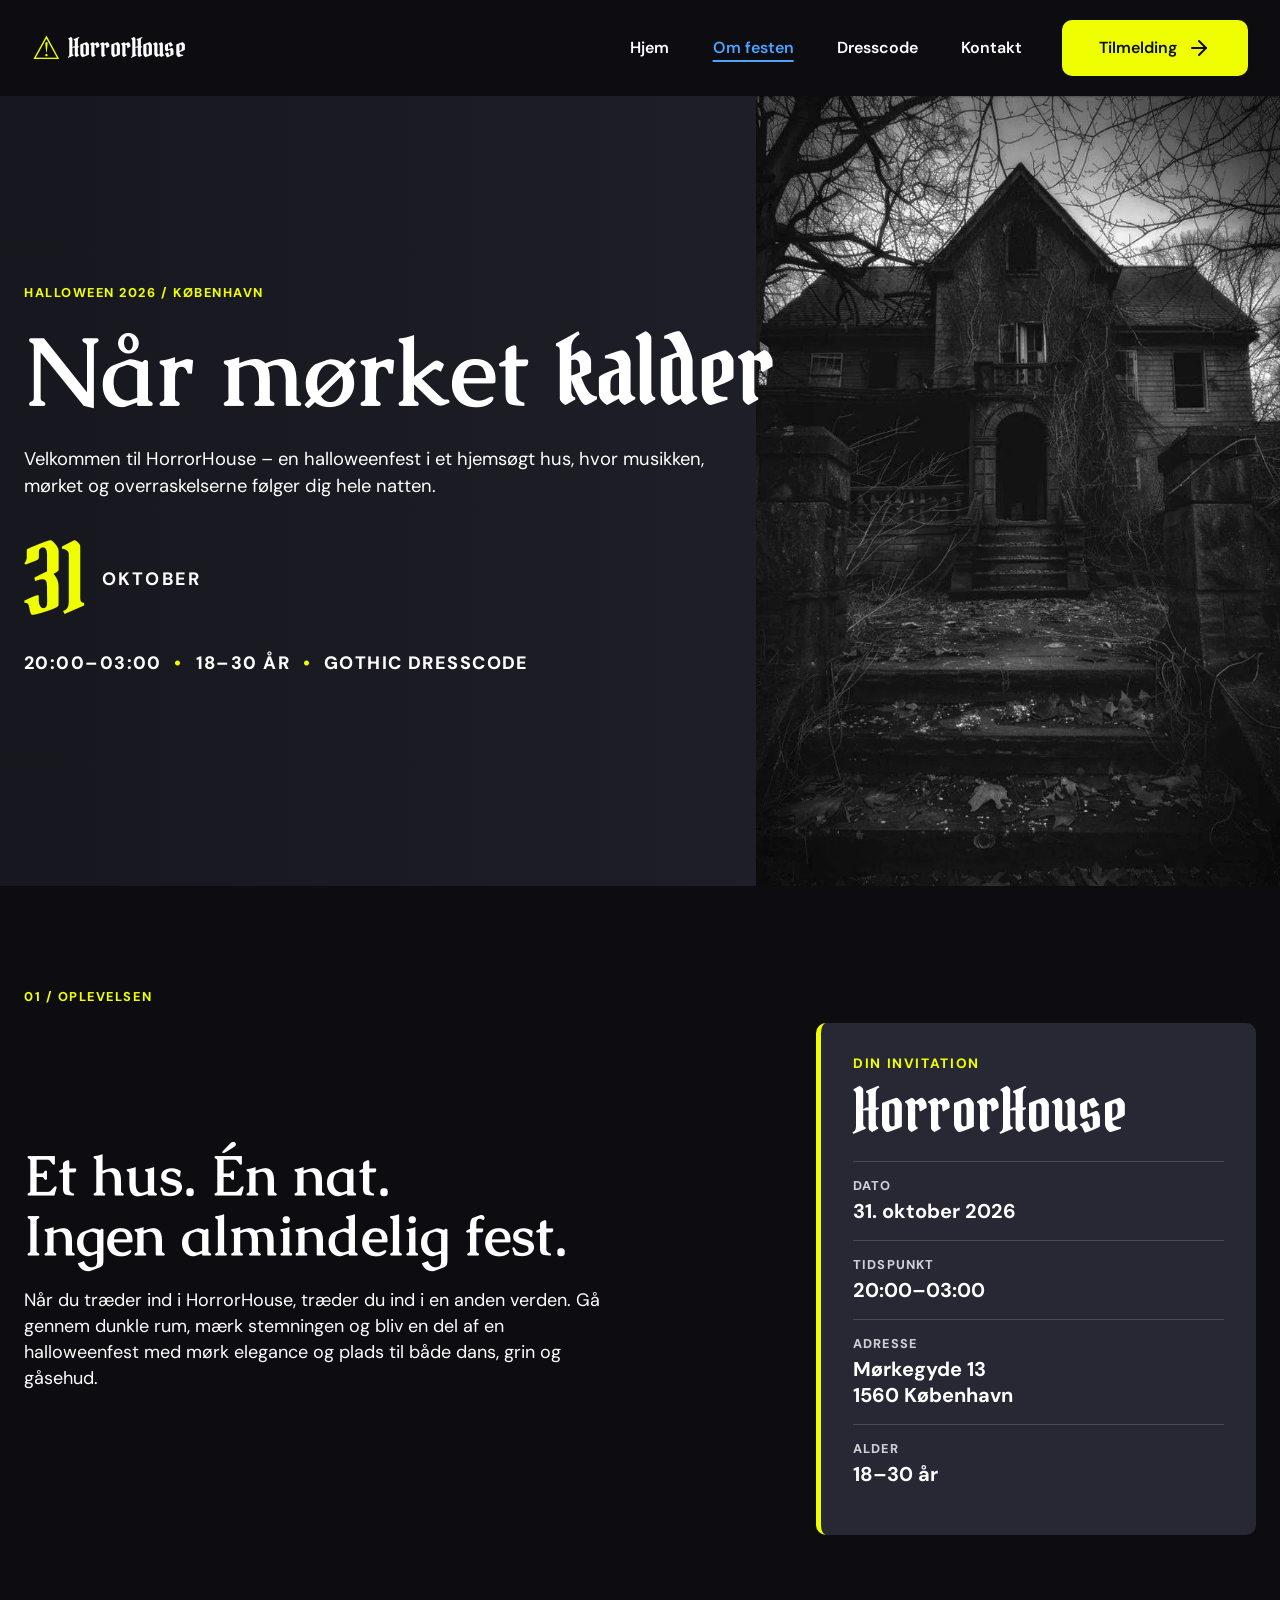
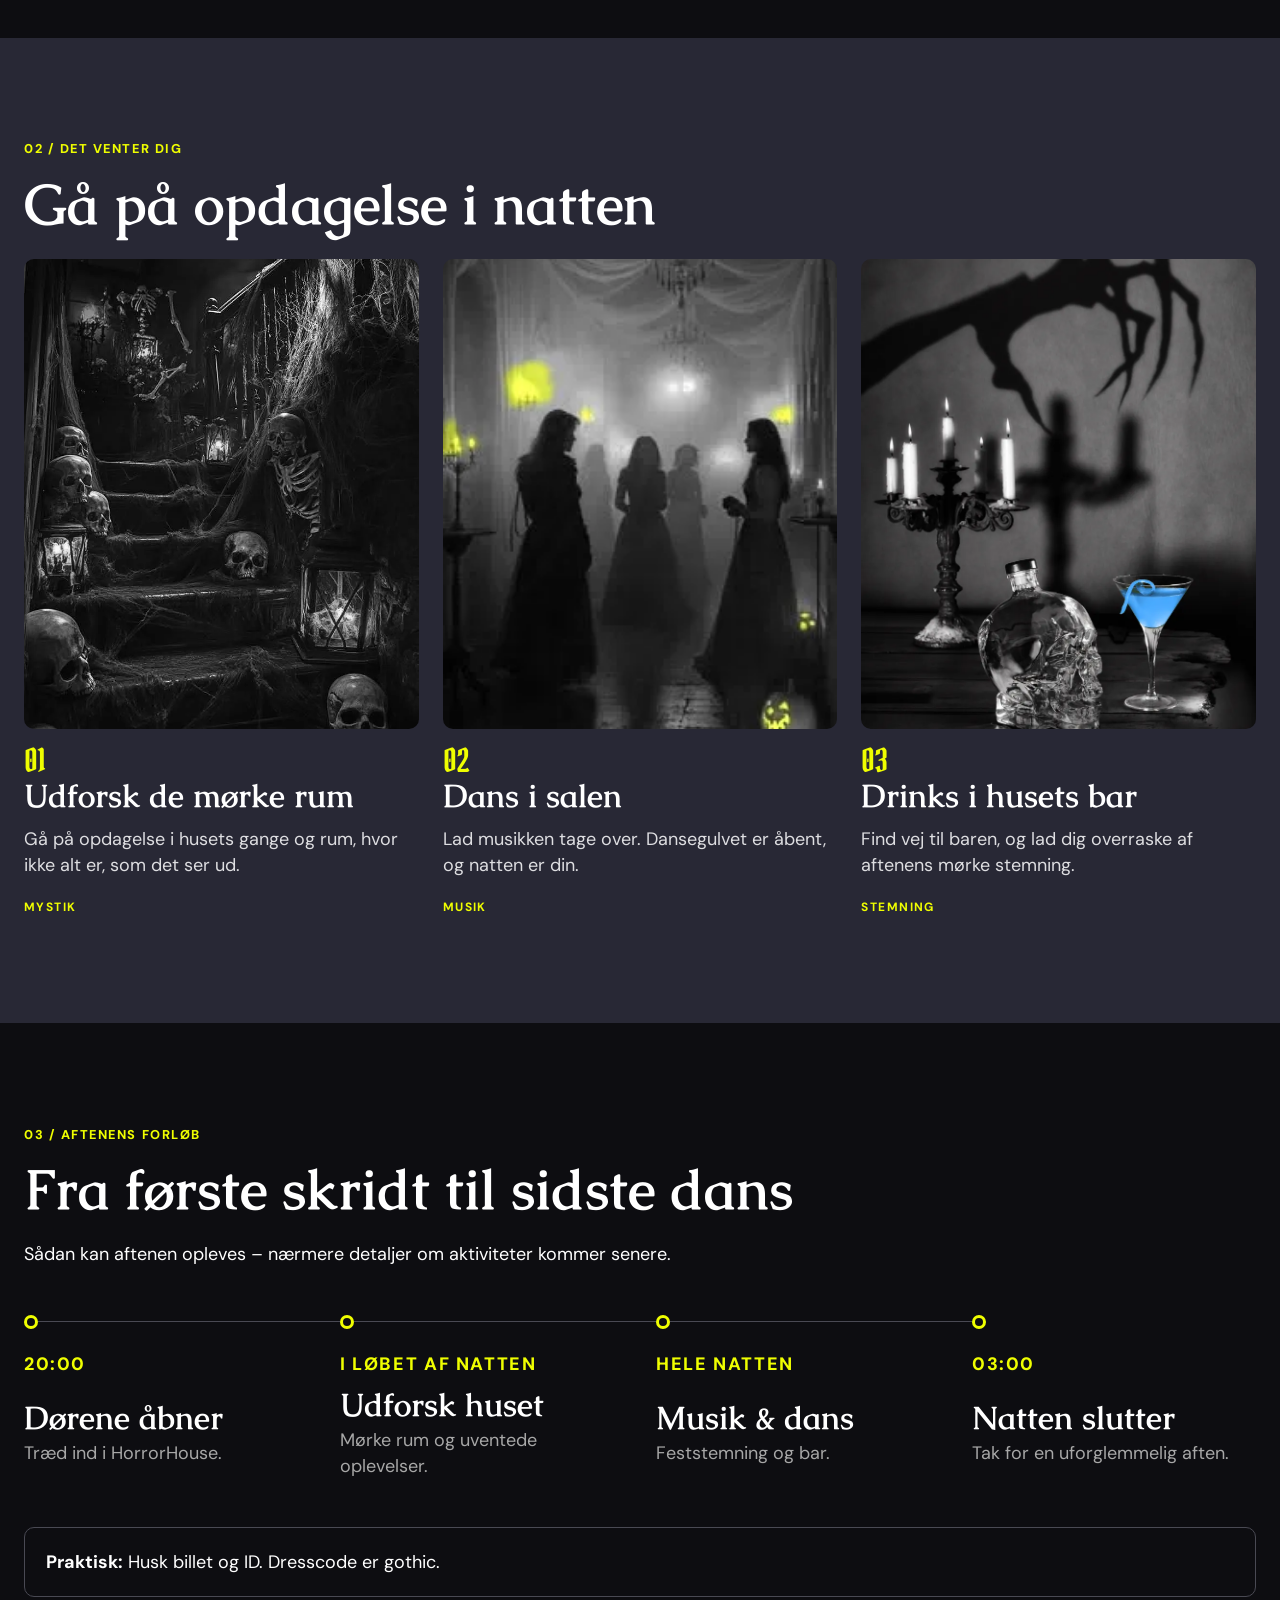
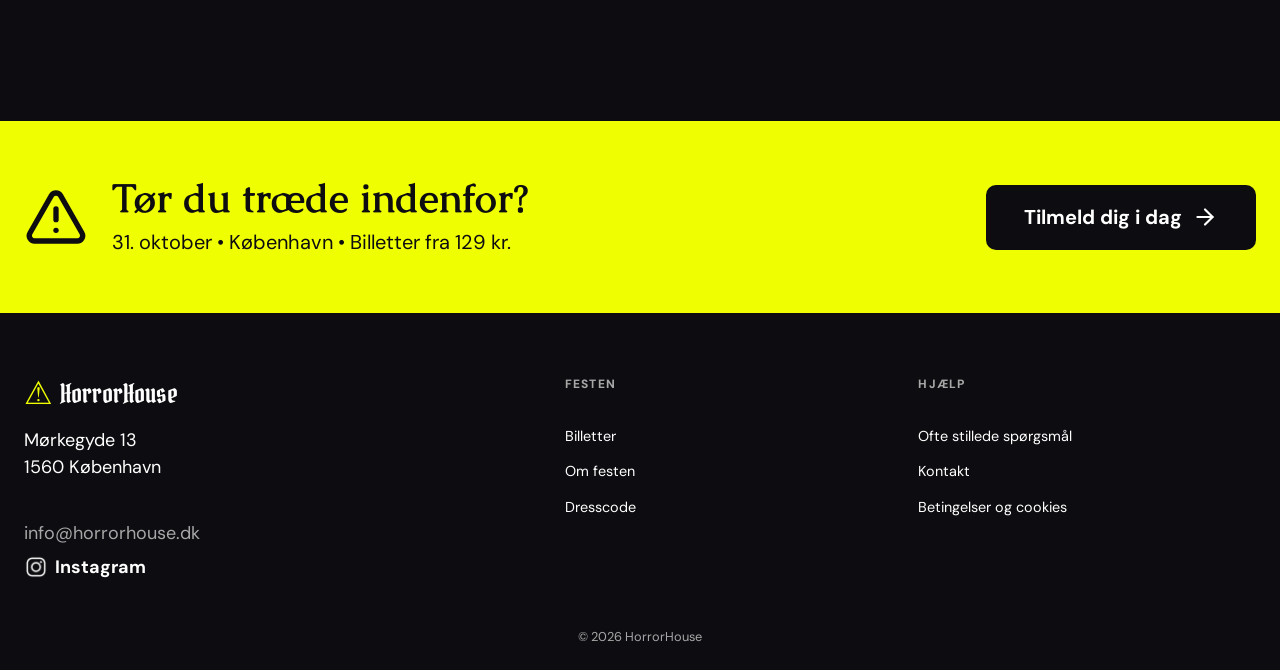
<file: om-festen.html>
<!doctype html>
<html lang="da">
<head>
  <meta charset="utf-8"><meta name="viewport" content="width=device-width, initial-scale=1"><link rel="icon" href="data:,">
  <title>Om festen – HorrorHouse</title>
  <meta name="description" content="Læs om den fiktive HorrorHouse-fest, aftenens oplevelser, program og praktiske informationer."><meta name="robots" content="index, follow"><meta property="og:title" content="Om festen – HorrorHouse"><meta property="og:description" content="Læs om den fiktive HorrorHouse-fest, aftenens oplevelser, program og praktiske informationer."><meta property="og:type" content="website"><meta property="og:url" content="https://tema3.dimalevchenko.dk/om-festen.html"><meta property="og:image" content="https://tema3.dimalevchenko.dk/assets/images/home/hero.jpg"><meta property="og:locale" content="da_DK">
  <link rel="stylesheet" href="css/style.css"><script src="js/script.js" defer></script>
</head>
<body>
  <svg xmlns="http://www.w3.org/2000/svg" style="display:none"><symbol id="i-calendar-days" viewBox="0 0 24 24"><path d="M8 2v3"/><path d="M16 2v3"/><rect x="3" y="3" width="18" height="18" rx="2"/><path d="M3 9h18"/><path d="M8 13h.01"/><path d="M12 13h.01"/><path d="M16 13h.01"/><path d="M8 17h.01"/><path d="M12 17h.01"/><path d="M16 17h.01"/></symbol><symbol id="i-clock" viewBox="0 0 24 24"><circle cx="12" cy="12" r="10"/><path d="M12 6v6l4 2"/></symbol><symbol id="i-map-pin" viewBox="0 0 24 24"><path d="M20 10c0 4.993-5.539 10.193-7.399 11.799a1 1 0 0 1-1.202 0C9.539 20.193 4 14.993 4 10a8 8 0 0 1 16 0"/><circle cx="12" cy="10" r="3"/></symbol><symbol id="i-ticket" viewBox="0 0 24 24"><path d="M2 9a3 3 0 0 1 0 6v2a2 2 0 0 0 2 2h16a2 2 0 0 0 2-2v-2a3 3 0 0 1 0-6V7a2 2 0 0 0-2-2H4a2 2 0 0 0-2 2Z"/><path d="M13 5v2"/><path d="M13 17v2"/><path d="M13 11v2"/></symbol><symbol id="i-arrow-right" viewBox="0 0 24 24"><path d="M5 12h14"/><path d="m12 5 7 7-7 7"/></symbol><symbol id="i-shirt" viewBox="0 0 24 24"><path d="M20.38 3.46 16 2a4 4 0 0 1-8 0L3.62 3.46a2 2 0 0 0-1.34 2.23l.58 3.47a1 1 0 0 0 .99.84H6v10c0 1.1.9 2 2 2h8a2 2 0 0 0 2-2V10h2.15a1 1 0 0 0 .99-.84l.58-3.47a2 2 0 0 0-1.34-2.23z"/></symbol><symbol id="i-mouth" viewBox="0 0 24 24"><path d="M2 12a50.5 50.5 0 0020 0 1 1 0 00-1-1"/><path d="M2.457 11.159a1 1 0 00-.307 1.369 11.59 11.59 0 0019.7 0 1 1 0 00-.308-1.368c-2.426-1.568-3.65-2.284-5.479-3.644a2.6 2.6 0 00-3.373.208 1 1 0 01-1.38 0 2.62 2.62 0 00-3.373-.208c-1.83 1.36-3.053 2.076-5.48 3.643"/></symbol><symbol id="i-drama" viewBox="0 0 24 24"><path d="M10 11h.01"/><path d="M14 6h.01"/><path d="M18 6h.01"/><path d="M6.5 13.1h.01"/><path d="M22 5c0 9-4 12-6 12s-6-3-6-12c0-2 2-3 6-3s6 1 6 3"/><path d="M17.4 9.9c-.8.8-2 .8-2.8 0"/><path d="M10.1 7.1C9 7.2 7.7 7.7 6 8.6c-3.5 2-4.7 3.9-3.7 5.6 4.5 7.8 9.5 8.4 11.2 7.4.9-.5 1.9-2.1 1.9-4.7"/><path d="M9.1 16.5c.3-1.1 1.4-1.7 2.4-1.4"/></symbol><symbol id="i-triangle-alert" viewBox="0 0 24 24"><path d="m21.73 18-8-14a2 2 0 0 0-3.48 0l-8 14A2 2 0 0 0 4 21h16a2 2 0 0 0 1.73-3"/><path d="M12 9v4"/><path d="M12 17h.01"/></symbol></svg>
  <a class="skip-link" href="#main-content">Gå til hovedindhold</a>
  <header class="site-header"><a class="brand" href="index.html" aria-label="HorrorHouse – forside"><span class="brand-mark" aria-hidden="true">⚠</span><span>HorrorHouse</span></a><button class="menu-toggle" type="button" aria-expanded="false" aria-controls="primary-navigation"><span class="sr-only">Åbn menu</span><span aria-hidden="true"></span></button><nav class="site-nav" id="primary-navigation" aria-label="Primær navigation"><ul><li><a href="index.html">Hjem</a></li><li><a href="om-festen.html" aria-current="page">Om festen</a></li><li><a href="dresscode.html">Dresscode</a></li><li><a href="kontakt.html">Kontakt</a></li><li><a class="button button-small" href="tilmelding.html">Tilmelding <svg class="icon" aria-hidden="true"><use href="#i-arrow-right"/></svg></a></li></ul></nav></header>
  <main id="main-content">
    <section class="page-hero about-hero" aria-labelledby="about-title"><div class="hero-overlay"></div><div class="container page-hero-content"><p class="eyebrow">Halloween 2026 / København</p><h1 id="about-title">Når mørket <span class="pirata">kalder</span></h1><p>Velkommen til HorrorHouse – en halloweenfest i et hjemsøgt hus, hvor musikken, mørket og overraskelserne følger dig hele natten.</p><div class="date-lockup"><span>31</span><strong>Oktober</strong></div><p class="hero-meta">20:00–03:00 <span>•</span> 18–30 år <span>•</span> gothic dresscode</p></div></section>

    <section class="section" aria-labelledby="experience-title"><div class="container"><p class="eyebrow">01 / Oplevelsen</p><div class="split split-wide"><div><h2 id="experience-title">Et hus. Én nat.<br>Ingen almindelig fest.</h2><p>Når du træder ind i HorrorHouse, træder du ind i en anden verden. Gå gennem dunkle rum, mærk stemningen og bliv en del af en halloweenfest med mørk elegance og plads til både dans, grin og gåsehud.</p></div><aside class="invitation"><h3>Din invitation</h3><p class="invitation-name pirata">HorrorHouse</p><dl class="invitation-details"><div><dt>Dato</dt><dd>31. oktober 2026</dd></div><div><dt>Tidspunkt</dt><dd>20:00–03:00</dd></div><div><dt>Adresse</dt><dd>Mørkegyde 13<br>1560 København</dd></div><div><dt>Alder</dt><dd>18–30 år</dd></div></dl></aside></div></div></section>

    <section class="section section-gray" aria-labelledby="awaits-title"><div class="container"><p class="eyebrow">02 / Det venter dig</p><h2 id="awaits-title">Gå på opdagelse i natten</h2><div class="card-scroller card-scroller-flush" tabindex="0" role="region" aria-label="Festoplevelser – rul vandret for flere"><article class="image-card numbered"><img src="assets/images/home/home-1.webp" width="723" height="960" loading="lazy" alt="Trappe med spindelvæv, skeletter og lanterner"><div><span>01</span><h3>Udforsk de mørke rum</h3><p>Gå på opdagelse i husets gange og rum, hvor ikke alt er, som det ser ud.</p><b>Mystik</b></div></article><article class="image-card numbered"><img src="assets/images/about/about-09.webp" width="236" height="419" loading="lazy" alt="Gæster danser i en tåget sal"><div><span>02</span><h3>Dans i salen</h3><p>Lad musikken tage over. Dansegulvet er åbent, og natten er din.</p><b>Musik</b></div></article><article class="image-card numbered"><img src="assets/images/about/about-10.webp" width="1024" height="1536" loading="lazy" alt="Blå drink og kranieflaske ved levende lys"><div><span>03</span><h3>Drinks i husets bar</h3><p>Find vej til baren, og lad dig overraske af aftenens mørke stemning.</p><b>Stemning</b></div></article></div></div></section>

    <section class="section timeline-section" aria-labelledby="timeline-title"><div class="container"><p class="eyebrow">03 / Aftenens forløb</p><h2 id="timeline-title">Fra første skridt til sidste dans</h2><p>Sådan kan aftenen opleves – nærmere detaljer om aktiviteter kommer senere.</p><ol class="timeline"><li><time>20:00</time><div><h3>Dørene åbner</h3><p>Træd ind i HorrorHouse.</p></div></li><li><span class="timeline-time">I løbet af natten</span><div><h3>Udforsk huset</h3><p>Mørke rum og uventede oplevelser.</p></div></li><li><span class="timeline-time">Hele natten</span><div><h3>Musik &amp; dans</h3><p>Feststemning og bar.</p></div></li><li><time>03:00</time><div><h3>Natten slutter</h3><p>Tak for en uforglemmelig aften.</p></div></li></ol><p class="practical"><strong>Praktisk:</strong> Husk billet og ID. Dresscode er gothic.</p></div></section>

    <section class="cta-band" aria-labelledby="about-cta-title"><div class="container cta-inner"><div class="cta-message"><svg class="icon icon--xl" aria-hidden="true"><use href="#i-triangle-alert"/></svg><div><h2 id="about-cta-title">Tør du træde indenfor?</h2><p>31. oktober • København • Billetter fra 129 kr.</p></div></div><a class="button button-dark" href="tilmelding.html">Tilmeld dig i dag <svg class="icon icon--lg" aria-hidden="true"><use href="#i-arrow-right"/></svg></a></div></section>
  </main>
  <footer class="site-footer"><div class="container footer-grid"><div class="footer-brand"><a class="brand" href="index.html"><span class="brand-mark" aria-hidden="true">⚠</span><span>HorrorHouse</span></a><address>Mørkegyde 13<br>1560 København</address></div><div class="footer-contact"><a href="mailto:info@horrorhouse.dk">info@horrorhouse.dk</a><a class="instagram" href="https://www.instagram.com/"><img src="assets/images/home/home-12.png" width="100" height="100" alt=""> Instagram</a></div><nav class="footer-nav" aria-label="Footer navigation"><div><h2>Festen</h2><ul><li><a href="tilmelding.html">Billetter</a></li><li><a href="om-festen.html">Om festen</a></li><li><a href="dresscode.html">Dresscode</a></li></ul></div><div><h2>Hjælp</h2><ul><li><a href="kontakt.html#faq">Ofte stillede spørgsmål</a></li><li><a href="kontakt.html">Kontakt</a></li><li><a href="#">Betingelser og cookies</a></li></ul></div></nav></div><p class="copyright">© 2026 HorrorHouse</p></footer>
</body></html>
</file>
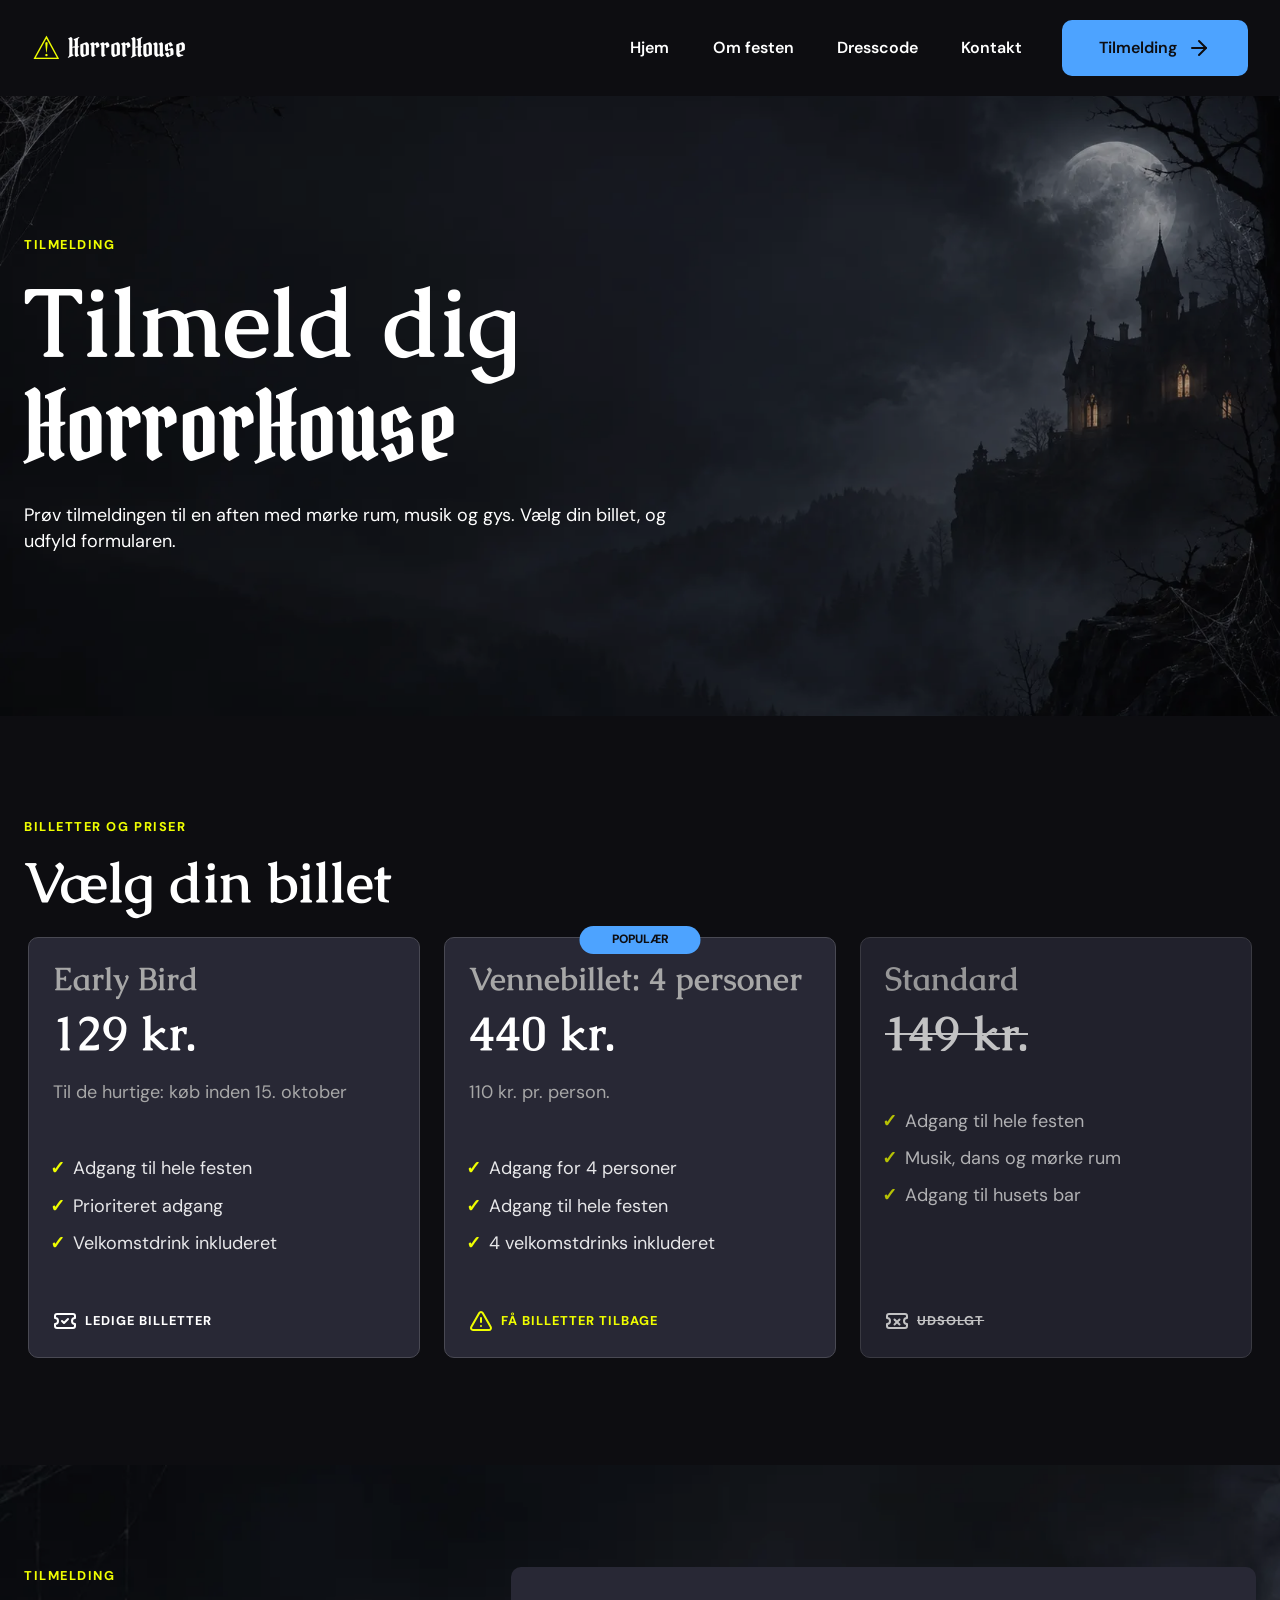
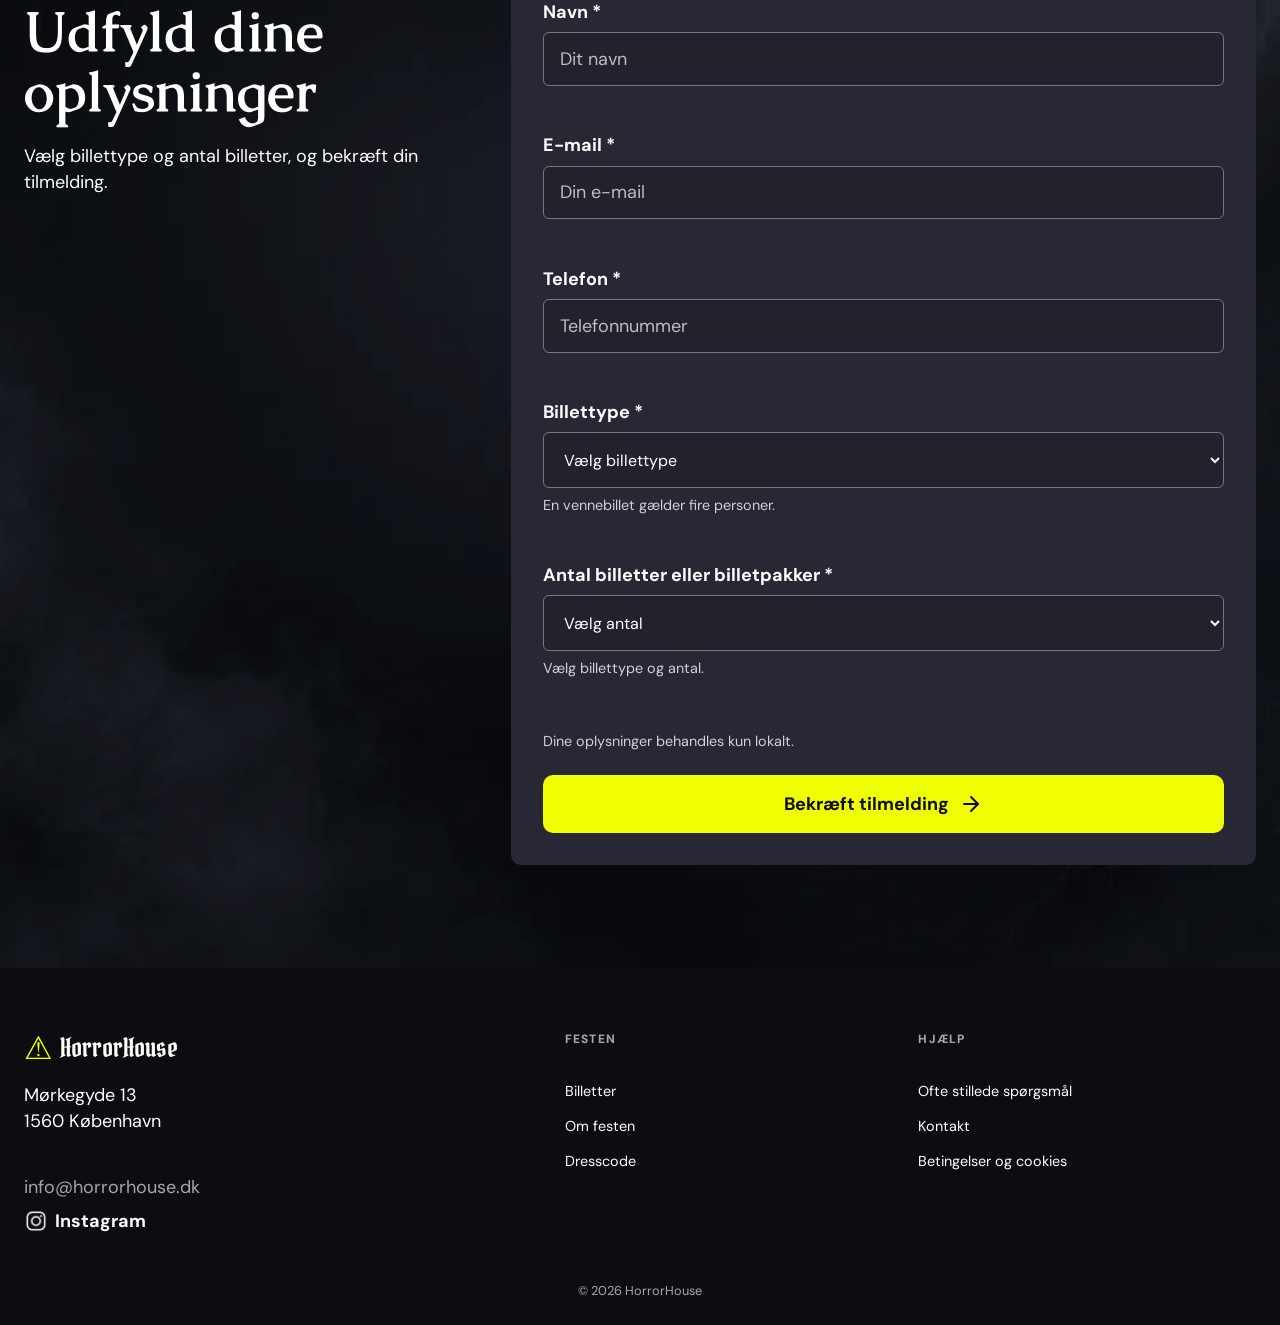
<file: tilmelding.html>
<!doctype html>
<html lang="da">
<head><meta charset="utf-8"><meta name="viewport" content="width=device-width, initial-scale=1"><link rel="icon" href="data:,"><title>Tilmelding og billetter – HorrorHouse</title><meta name="description" content="Se billetmuligheder og prøv den simulerede tilmelding til det fiktive HorrorHouse-event."><meta name="robots" content="index, follow"><meta property="og:title" content="Tilmelding og billetter – HorrorHouse"><meta property="og:description" content="Se billetmuligheder og prøv den simulerede tilmelding til det fiktive HorrorHouse-event."><meta property="og:type" content="website"><meta property="og:url" content="https://tema3.dimalevchenko.dk/tilmelding.html"><meta property="og:image" content="https://tema3.dimalevchenko.dk/assets/images/home/hero.jpg"><meta property="og:locale" content="da_DK"><link rel="stylesheet" href="css/style.css"><script src="js/script.js" defer></script></head>
<body>
  <svg xmlns="http://www.w3.org/2000/svg" style="display:none"><symbol id="i-calendar-days" viewBox="0 0 24 24"><path d="M8 2v3"/><path d="M16 2v3"/><rect x="3" y="3" width="18" height="18" rx="2"/><path d="M3 9h18"/><path d="M8 13h.01"/><path d="M12 13h.01"/><path d="M16 13h.01"/><path d="M8 17h.01"/><path d="M12 17h.01"/><path d="M16 17h.01"/></symbol><symbol id="i-clock" viewBox="0 0 24 24"><circle cx="12" cy="12" r="10"/><path d="M12 6v6l4 2"/></symbol><symbol id="i-map-pin" viewBox="0 0 24 24"><path d="M20 10c0 4.993-5.539 10.193-7.399 11.799a1 1 0 0 1-1.202 0C9.539 20.193 4 14.993 4 10a8 8 0 0 1 16 0"/><circle cx="12" cy="10" r="3"/></symbol><symbol id="i-ticket" viewBox="0 0 24 24"><path d="M2 9a3 3 0 0 1 0 6v2a2 2 0 0 0 2 2h16a2 2 0 0 0 2-2v-2a3 3 0 0 1 0-6V7a2 2 0 0 0-2-2H4a2 2 0 0 0-2 2Z"/><path d="M13 5v2"/><path d="M13 17v2"/><path d="M13 11v2"/></symbol><symbol id="i-ticket-check" viewBox="0 0 24 24"><path d="M2 9a3 3 0 0 1 0 6v2a2 2 0 0 0 2 2h16a2 2 0 0 0 2-2v-2a3 3 0 0 1 0-6V7a2 2 0 0 0-2-2H4a2 2 0 0 0-2 2Z"/><path d="m9 12 2 2 4-4"/></symbol><symbol id="i-ticket-x" viewBox="0 0 24 24"><path d="M2 9a3 3 0 0 1 0 6v2a2 2 0 0 0 2 2h16a2 2 0 0 0 2-2v-2a3 3 0 0 1 0-6V7a2 2 0 0 0-2-2H4a2 2 0 0 0-2 2Z"/><path d="m9.5 10.5 5 5"/><path d="m14.5 10.5-5 5"/></symbol><symbol id="i-arrow-right" viewBox="0 0 24 24"><path d="M5 12h14"/><path d="m12 5 7 7-7 7"/></symbol><symbol id="i-shirt" viewBox="0 0 24 24"><path d="M20.38 3.46 16 2a4 4 0 0 1-8 0L3.62 3.46a2 2 0 0 0-1.34 2.23l.58 3.47a1 1 0 0 0 .99.84H6v10c0 1.1.9 2 2 2h8a2 2 0 0 0 2-2V10h2.15a1 1 0 0 0 .99-.84l.58-3.47a2 2 0 0 0-1.34-2.23z"/></symbol><symbol id="i-mouth" viewBox="0 0 24 24"><path d="M2 12a50.5 50.5 0 0020 0 1 1 0 00-1-1"/><path d="M2.457 11.159a1 1 0 00-.307 1.369 11.59 11.59 0 0019.7 0 1 1 0 00-.308-1.368c-2.426-1.568-3.65-2.284-5.479-3.644a2.6 2.6 0 00-3.373.208 1 1 0 01-1.38 0 2.62 2.62 0 00-3.373-.208c-1.83 1.36-3.053 2.076-5.48 3.643"/></symbol><symbol id="i-drama" viewBox="0 0 24 24"><path d="M10 11h.01"/><path d="M14 6h.01"/><path d="M18 6h.01"/><path d="M6.5 13.1h.01"/><path d="M22 5c0 9-4 12-6 12s-6-3-6-12c0-2 2-3 6-3s6 1 6 3"/><path d="M17.4 9.9c-.8.8-2 .8-2.8 0"/><path d="M10.1 7.1C9 7.2 7.7 7.7 6 8.6c-3.5 2-4.7 3.9-3.7 5.6 4.5 7.8 9.5 8.4 11.2 7.4.9-.5 1.9-2.1 1.9-4.7"/><path d="M9.1 16.5c.3-1.1 1.4-1.7 2.4-1.4"/></symbol><symbol id="i-triangle-alert" viewBox="0 0 24 24"><path d="m21.73 18-8-14a2 2 0 0 0-3.48 0l-8 14A2 2 0 0 0 4 21h16a2 2 0 0 0 1.73-3"/><path d="M12 9v4"/><path d="M12 17h.01"/></symbol><symbol id="i-octagon-alert" viewBox="0 0 24 24"><path d="M12 16h.01"/><path d="M12 8v4"/><path d="M15.312 2a2 2 0 0 1 1.414.586l4.688 4.688A2 2 0 0 1 22 8.688v6.624a2 2 0 0 1-.586 1.414l-4.688 4.688a2 2 0 0 1-1.414.586H8.688a2 2 0 0 1-1.414-.586l-4.688-4.688A2 2 0 0 1 2 15.312V8.688a2 2 0 0 1 .586-1.414l4.688-4.688A2 2 0 0 1 8.688 2z"/></symbol><symbol id="i-circle-check" viewBox="0 0 24 24"><circle cx="12" cy="12" r="10"/><path d="m9 12 2 2 4-4"/></symbol></svg>
  <a class="skip-link" href="#main-content">Gå til hovedindhold</a>
  <header class="site-header"><a class="brand" href="index.html" aria-label="HorrorHouse – forside"><span class="brand-mark" aria-hidden="true">⚠</span><span>HorrorHouse</span></a><button class="menu-toggle" type="button" aria-expanded="false" aria-controls="primary-navigation"><span class="sr-only">Åbn menu</span><span aria-hidden="true"></span></button><nav class="site-nav" id="primary-navigation" aria-label="Primær navigation"><ul><li><a href="index.html">Hjem</a></li><li><a href="om-festen.html">Om festen</a></li><li><a href="dresscode.html">Dresscode</a></li><li><a href="kontakt.html">Kontakt</a></li><li><a class="button button-small" href="tilmelding.html" aria-current="page">Tilmelding <svg class="icon" aria-hidden="true"><use href="#i-arrow-right"/></svg></a></li></ul></nav></header>
  <main id="main-content">
    <section class="signup-hero" aria-labelledby="signup-title"><div class="hero-overlay"></div><div class="container"><p class="eyebrow">Tilmelding</p><h1 id="signup-title">Tilmeld dig<br><span class="pirata">HorrorHouse</span></h1><p>Prøv tilmeldingen til en aften med mørke rum, musik og gys. Vælg din billet, og udfyld formularen.</p></div></section>

    <section class="section ticket-choice" aria-labelledby="ticket-choice-title"><div class="container"><p class="eyebrow">Billetter og priser</p><h2 id="ticket-choice-title">Vælg din billet</h2><div class="ticket-grid ticket-grid-detailed" tabindex="0" role="region" aria-label="Billetmuligheder – rul vandret for flere"><article class="ticket-card available"><p class="ticket-status"><svg class="icon" aria-hidden="true"><use href="#i-ticket-check"/></svg>Ledige billetter</p><h3>Early Bird</h3><p class="price">129 kr.</p><p>Til de hurtige: køb inden 15. oktober</p><ul><li>Adgang til hele festen</li><li>Prioriteret adgang</li><li>Velkomstdrink inkluderet</li></ul></article><article class="ticket-card featured"><p class="ticket-status"><svg class="icon" aria-hidden="true"><use href="#i-triangle-alert"/></svg>Få billetter tilbage</p><h3>Vennebillet: 4 personer</h3><p class="price">440 kr.</p><p>110 kr. pr. person.</p><ul><li>Adgang for 4 personer</li><li>Adgang til hele festen</li><li>4 velkomstdrinks inkluderet</li></ul><span class="badge">Populær</span></article><article class="ticket-card sold-out"><p class="ticket-status"><svg class="icon" aria-hidden="true"><use href="#i-ticket-x"/></svg>Udsolgt</p><h3>Standard</h3><p class="price">149 kr.</p><ul><li>Adgang til hele festen</li><li>Musik, dans og mørke rum</li><li>Adgang til husets bar</li></ul></article></div></div></section>

    <section class="section signup-section" aria-labelledby="signup-form-title"><div class="signup-overlay"></div><div class="container form-layout"><div><p class="eyebrow">Tilmelding</p><h2 id="signup-form-title">Udfyld dine oplysninger</h2><p>Vælg billettype og antal billetter, og bekræft din tilmelding.</p></div><form class="styled-form" id="signup-form" novalidate><div class="field"><label for="signup-name">Navn <span aria-hidden="true">*</span></label><input id="signup-name" name="name" type="text" autocomplete="name" required placeholder="Dit navn" aria-describedby="signup-name-error"><p class="field-error" id="signup-name-error"></p></div><div class="field"><label for="signup-email">E-mail <span aria-hidden="true">*</span></label><input id="signup-email" name="email" type="email" autocomplete="email" required placeholder="Din e-mail" aria-describedby="signup-email-error"><p class="field-error" id="signup-email-error"></p></div><div class="field"><label for="signup-phone">Telefon <span aria-hidden="true">*</span></label><input id="signup-phone" name="phone" type="tel" autocomplete="tel" required minlength="8" pattern="[0-9+\(\) .\-]{8,}" inputmode="tel" placeholder="Telefonnummer" aria-describedby="signup-phone-error"><p class="field-error" id="signup-phone-error"></p></div><div class="field"><label for="ticket-type">Billettype <span aria-hidden="true">*</span></label><select id="ticket-type" name="ticketType" required aria-describedby="ticket-type-hint ticket-type-error"><option value="">Vælg billettype</option><option value="early" data-people="1">Early Bird – 129 kr.</option><option value="friend" data-people="4">Vennebillet – 440 kr. (4 personer)</option><option value="standard" disabled>Standard – 149 kr. (Udsolgt)</option></select><p class="field-hint" id="ticket-type-hint">En vennebillet gælder fire personer.</p><p class="field-error" id="ticket-type-error"></p></div><div class="field"><label for="ticket-quantity">Antal billetter eller billetpakker <span aria-hidden="true">*</span></label><select id="ticket-quantity" name="quantity" required aria-describedby="quantity-summary ticket-quantity-error"><option value="">Vælg antal</option><option value="1">1</option><option value="2">2</option><option value="3">3</option><option value="4">4</option><option value="5">5</option><option value="6">6</option></select><p class="field-hint" id="quantity-summary" aria-live="polite">Vælg billettype og antal.</p><p class="field-error" id="ticket-quantity-error"></p></div><p class="privacy-note">Dine oplysninger behandles kun lokalt.</p><button class="button form-submit" type="submit">Bekræft tilmelding <svg class="icon" aria-hidden="true"><use href="#i-arrow-right"/></svg></button></form></div></section>
  </main>

  <dialog class="confirmation-dialog" id="signup-confirmation" aria-labelledby="confirmation-title" aria-describedby="confirmation-description confirmation-extra"><div class="dialog-inner"><span class="brand-mark" aria-hidden="true">⚠</span><h2 id="confirmation-title">Din tilmelding er bekræftet!</h2><p id="confirmation-description">Tak for din tilmelding til HorrorHouse den 31. oktober 2026. Vi glæder os til at se dig.</p><p id="confirmation-extra">Mens du venter, kan du finde inspiration til dit gothic outfit på dresscode-siden.</p><div class="dialog-actions"><a class="button" href="dresscode.html">Gå til dresscode <svg class="icon" aria-hidden="true"><use href="#i-arrow-right"/></svg></a><button class="button button-secondary" type="button" data-dialog-close>Luk</button></div></div></dialog>

  <footer class="site-footer"><div class="container footer-grid"><div class="footer-brand"><a class="brand" href="index.html"><span class="brand-mark" aria-hidden="true">⚠</span><span>HorrorHouse</span></a><address>Mørkegyde 13<br>1560 København</address></div><div class="footer-contact"><a href="mailto:info@horrorhouse.dk">info@horrorhouse.dk</a><a class="instagram" href="https://www.instagram.com/"><img src="assets/images/home/home-12.png" width="100" height="100" alt=""> Instagram</a></div><nav class="footer-nav" aria-label="Footer navigation"><div><h2>Festen</h2><ul><li><a href="tilmelding.html">Billetter</a></li><li><a href="om-festen.html">Om festen</a></li><li><a href="dresscode.html">Dresscode</a></li></ul></div><div><h2>Hjælp</h2><ul><li><a href="kontakt.html#faq">Ofte stillede spørgsmål</a></li><li><a href="kontakt.html">Kontakt</a></li><li><a href="#">Betingelser og cookies</a></li></ul></div></nav></div><p class="copyright">© 2026 HorrorHouse</p></footer>
</body></html>
</file>
<file: css/style.css>
/* === Fonts === */

@font-face {
  font-family: "Pirata One";
  src: url("../assets/fonts/pirata-one-regular.ttf") format("truetype");
  font-weight: 400;
  font-style: normal;
  font-display: swap;
}

@font-face {
  font-family: Caudex;
  src: url("../assets/fonts/caudex-regular.ttf") format("truetype");
  font-weight: 400;
  font-style: normal;
  font-display: swap;
}

@font-face {
  font-family: Caudex;
  src: url("../assets/fonts/caudex-bold.ttf") format("truetype");
  font-weight: 700;
  font-style: normal;
  font-display: swap;
}

@font-face {
  font-family: "DM Sans";
  src: url("../assets/fonts/dm-sans-regular.ttf") format("truetype");
  font-weight: 400;
  font-style: normal;
  font-display: swap;
}

@font-face {
  font-family: "DM Sans";
  src: url("../assets/fonts/dm-sans-semibold.ttf") format("truetype");
  font-weight: 600;
  font-style: normal;
  font-display: swap;
}

@font-face {
  font-family: "DM Sans";
  src: url("../assets/fonts/dm-sans-bold.ttf") format("truetype");
  font-weight: 700;
  font-style: normal;
  font-display: swap;
}

@font-face {
  font-family: "DM Sans";
  src: url("../assets/fonts/dm-sans-extrabold.ttf") format("truetype");
  font-weight: 800;
  font-style: normal;
  font-display: swap;
}


/* === Variables, reset and base styles === */

:root {
  --black: #0d0d11;
  --gray: #282835;
  --gray-2: #494953;
  --muted: #a7a7a7;
  --white: #fff;
  --yellow: #effe00;
  --blue: #4da3ff;
  --error: #ff8278;
  --radius: 10px;
  --container: 1280px; /* Figma: 1440 px frame med 80 px sidemargen */
  --header-pad-x: max(2rem, calc((100vw - var(--container)) / 2)); /* header: afstand til sidekant (desktop) */
  --nav-cta-width: 186px; /* header-CTA (Figma: 186 × 56 px). Bruges også til at centrere edderkoppetråden under knappen */
  --space-section: clamp(4.5rem, 8vw, 8rem);
}

*,
*::before,
*::after {
  box-sizing: border-box;
}

html {
  scroll-behavior: smooth;
}

body {
  margin: 0;
  background: var(--black);
  color: var(--white);
  font-family: "DM Sans", sans-serif;
  font-size: 1.0625rem;
  line-height: 1.45;
  overflow-x: hidden;
  overflow-x: clip;
}

body.menu-open {
  overflow: hidden;
}

img {
  display: block;
  max-width: 100%;
  height: auto;
}

a {
  color: inherit;
  text-underline-offset: .2em;
}

button,
input,
select,
textarea {
  font: inherit;
}

button {
  color: inherit;
}

h1,
h2,
h3,
p {
  margin-top: 0;
}

h1,
h2,
h3 {
  font-family: Caudex, serif;
  line-height: 1.08;
}

h1 {
  font-size: clamp(3rem, 8vw, 6rem);
  margin-bottom: 1.4rem;
}

h2 {
  font-size: clamp(2rem, 5vw, 3.5rem);
  margin-bottom: 1.25rem;
}

h3 {
  font-size: clamp(1.35rem, 2.5vw, 2rem);
  margin-bottom: .75rem;
}

p {
  margin-bottom: 1.35rem;
}

.icon {
  width: 24px;
  height: 24px;
  flex-shrink: 0;
  fill: none;
  stroke: currentColor;
  stroke-width: 2;
  stroke-linecap: round;
  stroke-linejoin: round;
}
.icon--lg { width: 30px; height: 30px; } /* pilen i CTA-knappen */
.icon--xl { width: 78px; height: 78px; } /* advarselstrekanten */

.pirata {
  font-family: "Pirata One", serif;
  font-weight: 400;
}

.container {
  width: min(100% - 2rem, var(--container));
  margin-inline: auto;
}

.section {
  padding-block: var(--space-section);
  background: var(--black);
}

.section-gray {
  background: var(--gray);
}

.section-dark {
  background: #16161d;
}

.sr-only {
  position: absolute !important;
  width: 1px;
  height: 1px;
  padding: 0;
  margin: -1px;
  overflow: hidden;
  white-space: nowrap;
  border: 0;
}

.skip-link {
  position: fixed;
  z-index: 1000;
  top: .75rem;
  left: .75rem;
  padding: .8rem 1rem;
  border-radius: var(--radius);
  background: var(--yellow);
  color: var(--black);
  font-weight: 800;
  transform: translateY(-180%);
}

.skip-link:focus {
  transform: none;
}

:focus-visible {
  outline: 3px solid var(--yellow);
  outline-offset: 4px;
}


/* === Header and navigation === */

.site-header {
  height: 70px;
  padding: 0 1rem;
  /* Mobil: gennemsigtig, så spindelvæven på forsiden går helt op til toppen af siden */
  background: transparent;
  display: flex;
  align-items: center;
  justify-content: space-between;
  position: relative;
  z-index: 100;
}

/* Åben menu: headeren dækker spindelvæven igen og får en grå streg i hele sidens bredde.
   padding-top (1 px) udligner stregen, så logo og burger ikke flytter sig. */
body.menu-open .site-header {
  background: var(--black);
  border-bottom: 1px solid var(--gray-2);
  padding-top: 1px;
}

.brand {
  display: inline-flex;
  align-items: center;
  gap: .45rem;
  text-decoration: none;
  font: 400 1.6rem/1 "Pirata One", serif;
  white-space: nowrap;
}

.brand-mark {
  color: var(--yellow);
  font-family: system-ui, sans-serif;
  font-size: 1.25em;
  line-height: 1;
}

.menu-toggle {
  width: 44px;
  height: 44px;
  border: 0;
  border-radius: var(--radius);
  background: transparent;
  display: grid;
  place-items: center;
  cursor: pointer;
}

.menu-toggle > span[aria-hidden] {
  width: 26px;
  height: 18px;
  position: relative;
  border-top: 2px solid var(--white);
  border-bottom: 2px solid var(--white);
}

.menu-toggle > span[aria-hidden]::after {
  content: "";
  position: absolute;
  left: 0;
  right: 0;
  top: 6px;
  border-top: 2px solid var(--white);
}

.menu-toggle[aria-expanded="true"] > span[aria-hidden] {
  border: 0;
}

.menu-toggle[aria-expanded="true"] > span[aria-hidden]::before,
.menu-toggle[aria-expanded="true"] > span[aria-hidden]::after {
  content: "";
  position: absolute;
  inset: auto 0;
  top: 8px;
  border-top: 2px solid var(--white);
  transform: rotate(45deg);
}

.menu-toggle[aria-expanded="true"] > span[aria-hidden]::after {
  transform: rotate(-45deg);
}

.site-nav {
  display: none;
  position: fixed;
  inset: 70px 0 0;
  background: var(--black);
  padding: 3rem 1.25rem;
  flex-direction: column;
  align-items: stretch;
  gap: 65px; /* Mobilmenu: 65 px mellem menupunkterne */
  overflow: auto;
}

.site-nav.is-open {
  display: flex;
}

/* Menuen er en liste: ul bærer det flex-layout, som .site-nav havde før, og li strækker linket til fuld bredde */
.site-nav ul {
  display: flex;
  flex-direction: column;
  align-items: stretch;
  gap: 65px;
  list-style: none;
  margin: 0;
  padding: 0;
}

.site-nav li {
  display: flex;
  flex-direction: column;
}

/* Mobilmenu: centrerede links på 36 px uden streger imellem */
.site-nav a {
  padding: 0;
  text-align: center;
  text-decoration: none;
  font-size: 2.25rem;
  font-weight: 600;
}

/* Tilmelding-knappen i mobilmenuen bevarer knapstørrelsen */
.site-nav .button {
  padding: 1rem;
  font-size: 1.25rem;
}

.site-nav a[aria-current="page"] {
  color: var(--blue);
  text-decoration: underline;
  text-decoration-thickness: 2px;
}

.site-nav a:not(.button):hover,
.text-link:hover,
.footer-contact a:hover,
.footer-nav a:hover {
  color: var(--blue);
}

.site-nav .button[aria-current="page"] {
  background: var(--blue);
  border-color: var(--blue);
  color: var(--black);
  text-decoration: none;
}


/* === Buttons, links and shared elements === */

.button {
  min-height: 52px;
  display: inline-flex;
  align-items: center;
  justify-content: center;
  gap: .65rem;
  padding: .9rem 1.5rem;
  border: 2px solid var(--yellow);
  border-radius: var(--radius);
  background: var(--yellow);
  color: var(--black);
  font-weight: 700;
  text-decoration: none;
  cursor: pointer;
  transition: background-color .2s, color .2s, transform .2s;
}

.button:hover {
  background: var(--blue);
  border-color: var(--blue);
  color: var(--black);
}

.button:active {
  transform: translateY(1px);
}

.button-secondary {
  background: transparent;
  color: var(--yellow);
  border-color: #effe0091;
  padding: 0 38px;
}

.button-secondary:hover {
  background: var(--blue);
  border-color: var(--blue);
  color: var(--black);
}

.button-dark {
  background: var(--black);
  border-color: var(--black);
  color: var(--white);
}

.button-dark:hover {
  background: var(--blue);
  border-color: var(--blue);
  color: var(--black);
}

.cta-band :focus-visible {
  outline-color: var(--black);
}

.button-small {
  min-height: 46px;
  padding: .7rem 1.25rem;
}

/* Mobil: to lige brede knapper side om side, der fylder indholdets bredde */
.button-row {
  display: flex;
  gap: 1.25rem;
}

.button-row .button {
  flex: 1 1 0;
  min-width: 0;
  padding-inline: 1rem;
}

.text-link {
  display: inline-block;
  font-weight: 700;
  color: var(--yellow);
  margin-top: .5rem;
}

.text-link .icon {
  vertical-align: middle;
}

.eyebrow {
  text-transform: uppercase;
  letter-spacing: .12em;
  font-size: .8rem;
  font-weight: 800;
  color: var(--yellow);
  margin-bottom: 1rem;
}

.hero-overlay,
.tickets-overlay,
.signup-overlay {
  position: absolute;
  inset: 0;
  background: linear-gradient(90deg, rgba(13, 13, 17, .95), rgba(13, 13, 17, .55));
}


/* === Home page: hero === */

.hero-dark,
.page-hero,
.signup-hero,
.contact-hero {
  position: relative;
  isolation: isolate;
  background-repeat: no-repeat;
  background-size: cover;
  background-position: center;
}

.hero-content,
.page-hero-content,
.signup-hero > .container,
.contact-hero > .container {
  position: relative;
  z-index: 1;
}

.home-hero h1 {
  max-width: 850px;
}

/* Hero-titel (mobil): intro-linjen er lidt mindre end h1 (ca. 45 px ved 402 px), så "Du er udvalgt til" ikke bryder ned på en ny linje */
.hero-title-line {
  font-size: clamp(2.25rem, 11.2vw, 3rem);
}

/* "HorrorHouse" på egen linje, ca. 335 px bred ved 402 px skærmbredde */
.hero-title-brand {
  display: block;
  font-size: clamp(3.5rem, 18.3vw, 8rem);
}

.hero-lead {
  max-width: 620px;
  font-size: 1.15rem;
}

.event-facts {
  display: grid;
  margin: 2rem 0;
  padding: 0;
}

.event-facts > div {
  padding: 1rem 0;
  border-bottom: 1px solid rgba(255, 255, 255, .28);
}

.event-facts dt {
  color: var(--muted);
  font-size: .85rem;
  text-transform: uppercase;
  font-weight: 800;
  letter-spacing: .09em;
  line-height: 1.2;
}

.event-facts dd {
  margin: 0;
  font-weight: 700;
  font-size: 1.1rem;
}

.event-facts-hero {
  grid-template-columns: repeat(2, 1fr);
  max-width: 700px;
  gap: 0 1rem;
}

/* Ikon til venstre for label og værdi, lodret centreret ud for begge linjer */
.event-facts-hero > div {
  position: relative;
}

.event-facts-hero dt,
.event-facts-hero dd {
  padding-left: 2.15rem;
}

.event-facts-hero .icon {
  position: absolute;
  top: 50%;
  left: 0;
  transform: translateY(-50%);
}


/* === Home page: hero image, spiderwebs and load animation === */

/*
  Load animation: START -> END (design frames: desktop 1440 px, mobile 402 px).
  The normal styles below are the END state, so the page looks correct without
  JavaScript and with reduced motion. The @keyframes only describe the START
  state. Mobile-first: mobile values here, desktop values in the 900px query.
  Timing is controlled by the --load-* variables.
  The hero image itself does not move: it fades in from darkness (the overlay
  lightens) and stays at --hero-image-offset.
*/

:root {
  --load-fade-duration: 1.6s;
  --load-fade-easing: ease-out;
  --load-fall-duration: 2.2s;
  --load-fall-easing: ease-in-out;
}

.home-hero {
  --hero-image-height: 284px;
  --hero-overlay-start: .9;
  --hero-overlay-end: .60;
  --thread-top: -20px;
  /* Midt under burgerikonet: header-padding 1rem + halv knap 22 px − decor-layer 20 px − halv tråd .5 px */
  --thread-right: calc(1rem + 22px - 20px - .5px);
  --thread-start: 30px;
  --thread-end: 201px;
  --spider-size: 20px;
  --spider-hang-start: 6px;
  --spider-hang-end: 10px;
  min-height: 760px;
  display: flex;
  align-items: flex-start;
  /* Nederste padding er 0: afstanden fra knapperne til "Om festen" er kun sektionens eget topmellemrum (--space-section) */
  padding-block: calc(var(--hero-image-height) + 1.25rem) 0;
  /* No isolation: the layers below are ordered together with the neighbouring sections */
  isolation: auto;
}

/* Layer order (bottom to top): image + overlay 0, webs 1, content 2, thread and spider 101 */
.home-hero .hero-content {
  z-index: 2;
}

/* The spiderwebs extend past the right page edge: clip them on the page wrapper, not on the hero */
.home-main {
  overflow-x: clip;
}

.home-about-section,
.dresscode-preview {
  position: relative;
}

.home-about-section > .container,
.dresscode-preview > .container {
  position: relative;
  z-index: 2;
}

/* Hero image and overlay (mobile: banner above the text, desktop: whole hero) */
.hero-media {
  position: absolute;
  z-index: 0;
  inset: 0 0 auto;
  height: var(--hero-image-height);
  overflow: hidden;
}

.hero-image {
  position: absolute;
  top: 0;
  left: 0;
  width: 100%;
  max-width: none;
  height: 100%;
  object-fit: cover;
  transform: var(--hero-image-offset, none);
}

.home-hero .hero-overlay {
  background: var(--black);
  opacity: var(--hero-overlay-end);
  animation: hero-overlay-lighten var(--load-fade-duration) var(--load-fade-easing) backwards;
}

/* Layer matching the design's container: 20px inside the page edges on mobile */
.decor-layer {
  position: absolute;
  inset: 0 20px;
  pointer-events: none;
}

/* Spiderwebs: .web = rotated bounding box, .web-shape = rotated/flipped element, .web-image = image fill */
.web {
  position: absolute;
  z-index: 1;
  top: var(--web-top);
  right: var(--web-right);
  width: var(--web-width);
  height: var(--web-height);
  display: flex;
  align-items: center;
  justify-content: center;
  pointer-events: none;
  animation: web-fade-in var(--load-fade-duration) var(--load-fade-easing) backwards;
}

.web-shape {
  position: relative;
  flex: none;
  width: var(--shape-width);
  height: var(--shape-height);
  overflow: hidden;
  transform: var(--shape-transform);
}

.web-image {
  position: absolute;
  top: var(--image-top, 0);
  left: .03%;
  width: var(--image-width, 105.11%);
  max-width: none;
  height: var(--image-height, 100%);
  opacity: var(--image-opacity, .24);
}

.web-hero-1 {
  --web-top: -208px;
  --web-right: -76.47px;
  --web-width: 240.47px;
  --web-height: 471.11px;
  --shape-width: 171.72px;
  --shape-height: 449.66px;
  --shape-transform: rotate(-9.07deg) scaleY(-1);
}

.web-hero-2 {
  --web-top: 212.31px;
  --web-right: -86.63px;
  --web-width: 207.66px;
  --web-height: 405.49px;
  --shape-width: 171.72px;
  --shape-height: 391.1px;
  --shape-transform: rotate(5.38deg) scaleY(-1);
  --image-top: -34.3%;
  --image-height: 134.3%;
}

.web-about {
  --web-top: -100px;
  --web-right: -107.07px;
  --web-width: 237.07px;
  --web-height: 461.32px;
  --shape-width: 166.1px;
  --shape-height: 439.79px;
  --shape-transform: rotate(-9.59deg) scaleY(-1);
}

.web-dresscode {
  --web-top: -48px;
  --web-right: -72.9px;
  --web-width: 189.9px;
  --web-height: 347.53px;
  --shape-width: 143.41px;
  --shape-height: 330.18px;
  --shape-transform: rotate(-8.36deg) scaleY(-1);
}

/* Thread and spider move together: the spider hangs at the bottom end of the thread */
.hero-thread {
  position: absolute;
  z-index: 101;
  top: var(--thread-top);
  right: var(--thread-right);
  width: 1px;
  height: var(--thread-end);
  background: var(--muted);
  pointer-events: none;
  animation: thread-lower var(--load-fall-duration) var(--load-fall-easing) backwards;
}

.hero-spider {
  position: absolute;
  top: 100%;
  left: calc(var(--spider-size) / -2);
  width: var(--spider-size);
  max-width: none;
  height: var(--spider-size);
  transform: translateY(calc(var(--spider-hang-end) * -1));
  animation: spider-lower var(--load-fall-duration) var(--load-fall-easing) backwards;
}

/* The thread sits above the header (z-index 100), so hide it behind the open mobile menu */
body.menu-open .hero-thread {
  visibility: hidden;
}

@keyframes hero-overlay-lighten {
  from {
    opacity: var(--hero-overlay-start);
  }
}

@keyframes web-fade-in {
  from {
    opacity: 0;
  }
}

@keyframes thread-lower {
  from {
    height: var(--thread-start);
  }
}

@keyframes spider-lower {
  from {
    transform: translateY(calc(var(--spider-hang-start) * -1));
  }
}


/* === Home page: cards, about section, CTA and tickets === */

.card-scroller,
.ticket-grid {
  display: flex;
  gap: 1rem;
  overflow-x: auto;
  scroll-snap-type: x mandatory;
  padding: .25rem 1rem 1.25rem;
  margin-inline: -1rem;
  /* Første kort snapper til indholdets venstre margen (samme som padding), ikke til skærmkanten */
  scroll-padding-inline: 1rem;
  scrollbar-color: var(--yellow) var(--gray);
}

.ticket-grid {
  padding-top: 1.25rem;
}

.image-card,
.look-card,
.ticket-card {
  flex: 0 0 min(84vw, 330px);
  scroll-snap-align: start;
  border-radius: var(--radius);
  overflow: hidden;
  background: var(--gray);
}

.image-card img {
  width: 100%;
  height: 420px;
  object-fit: cover;
}

.image-card > div,
.look-card > div {
  padding: 1.4rem;
}

.image-card p,
.look-card p {
  color: #dedee1;
}

.home-about-section {
  background: var(--black);
}

.home-about-intro {
  max-width: 720px;
  margin-bottom: 3rem;
}

/* Mobil: smallere kort (ca. 46 px af næste kort kan ses ved 402 px) og 42 px mellemrum */
.home-about-section .card-scroller {
  gap: 2.625rem;
}

.home-about-section .image-card {
  flex-basis: min(74vw, 330px);
  background: transparent;
  border-radius: 0;
}

.home-about-section .image-card img {
  border-radius: var(--radius);
}

.home-about-section .image-card > div {
  padding: 1rem 0 0;
}

.feature-image {
  width: 100%;
  max-height: 520px;
  object-fit: cover;
  border-radius: var(--radius);
  margin-top: 2rem;
}

.portrait-grid {
  display: grid;
  grid-template-columns: repeat(2, 1fr);
  gap: .6rem;
  margin-bottom: 2rem;
}

.portrait-grid img {
  width: 100%;
  aspect-ratio: 3/4;
  object-fit: cover;
  object-position: center top;
  border-radius: var(--radius);
}

.portrait-grid img:nth-child(3) {
  object-position: center;
}

.accent-list {
  padding: 0;
  list-style: none;
  margin: 2rem 0;
}

.accent-list li {
  position: relative;
  padding: .8rem 0 .8rem 2.25rem;
  border-bottom: 1px solid var(--gray-2);
}

.accent-list .icon {
  position: absolute;
  top: 50%;
  left: 0;
  transform: translateY(-50%);
}

.cta-band {
  background: var(--yellow);
  color: var(--black);
  padding: 3.5rem 0;
  text-align: center;
}

/* Forsidens "Styr på outfittet"-banner vises ikke på mobil (vises igen fra 900 px) */
.cta-band-desktop-only {
  display: none;
}

.cta-inner {
  display: flex;
  flex-direction: column;
  align-items: center;
  gap: 1rem;
}

/* Ikon og tekst hører sammen som én gruppe (mobil: ikon over tekst, desktop: ikon til venstre for teksten) */
.cta-message {
  display: flex;
  flex-direction: column;
  align-items: center;
  gap: 1rem;
}

.cta-inner h2 {
  max-width: 780px;
  margin-bottom: .35rem;
}

.cta-inner p {
  margin-bottom: .5rem;
}

.tickets-home {
  position: relative;
  isolation: isolate;
  background: #282835;
  text-align: center;
}

.tickets-home .tickets-overlay {
  background: url("../assets/images/home/home-16.webp") center/cover no-repeat;
  opacity: 20%;
  z-index: -1;
}

.tickets-content {
  position: relative;
}

.tickets-home h2 {
  font: 400 clamp(4.2rem, 12vw, 11.25rem)/.9 "Pirata One", serif;
  text-transform: uppercase;
  letter-spacing: .015em;
  margin: 3rem 0 2rem;
}

.display-number {
  font: inherit;
  color: inherit;
}

/* Mobil: "31.", "oktober" og "2026" på hver sin linje (centreret via .tickets-home) */
.tickets-home h2 .date-part {
  display: block;
}

.tickets-heading {
  margin: clamp(3.5rem, 7vw, 7rem) auto 2rem;
}

.tickets-heading h3 {
  font-size: clamp(2rem, 4vw, 3rem);
  margin-bottom: .75rem;
}

.tickets-heading p {
  margin: 0;
  color: var(--white);
}

.ticket-card {
  display: flex;
  flex-direction: column;
  text-align: left;
  padding: 1.5rem;
  border: 1px solid var(--gray-2);
  position: relative;
  overflow: visible;
}

.ticket-card.featured {
  border: 1px solid var(--gray-2);
}

.ticket-card.sold-out {
  opacity: .75;
}

.ticket-card h3,
.ticket-card p:not(.price):not(.ticket-status) {
  color: var(--muted);
}

/* Udsolgt-kortet er dæmpet (opacity), så teksten er lysere for at holde kontrasten */
.ticket-card.sold-out h3,
.ticket-card.sold-out p:not(.price):not(.ticket-status) {
  color: #c4c4c4;
}

.ticket-status {
  order: 10;
  display: flex;
  align-items: center;
  gap: .5rem;
  margin: auto 0 0;
  padding-top: 1.5rem;
  font-size: .8rem;
  text-transform: uppercase;
  letter-spacing: .08em;
  font-weight: 800;
  color: var(--yellow);
}

.available .ticket-status {
  color: var(--white);
}

.sold-out .ticket-status {
  color: var(--white);
  text-decoration: line-through;
}

.price {
  font: 700 3rem/1 Caudex, serif;
  color: var(--white);
}

.sold-out .price {
  text-decoration: line-through;
  text-decoration-thickness: 2px;
}

.badge {
  position: absolute;
  top: -.8rem;
  left: 50%;
  transform: translateX(-50%);
  background: var(--blue);
  color: var(--black);
  font-size: .75rem;
  font-weight: 800;
  text-transform: uppercase;
  padding: .35rem 2rem;
  border-radius: 99px;
}

.small-note {
  color: var(--muted);
  font-size: .95rem;
}

.event-facts-bottom {
  max-width: 218px;
  margin: 0 auto;
  text-align: center;
  grid-template-columns: 1fr;
  gap: 0;
}

.event-facts-bottom > div {
  display: flex;
  min-height: 123px;
  flex-direction: column;
  align-items: center;
  justify-content: center;
  border-bottom: 0;
  gap: .15rem;
}

.event-facts-bottom dt {
  display: flex;
  flex-direction: column;
  align-items: center;
  gap: .4rem;
  color: #d0d0d5; /* lysere end --muted: tekst ligger over baggrundsbillede (kontrast ≥ 4,5:1) */
}

.event-facts-bottom .icon {
  margin-bottom: .25rem;
}

.tickets-content > .button {
  margin-top: clamp(3rem, 6vw, 5rem);
}


/* === About page === */

.page-hero {
  min-height: 700px;
  display: flex;
  align-items: center;
  padding: 5rem 0;
}

.page-hero-content > p:not(.eyebrow):not(.hero-meta) {
  max-width: 700px;
  font-size: 1.15rem;
}

.about-hero {
  background-image: url("../assets/images/about/about-02.webp");
  background-position: center;
}

.about-hero .hero-overlay {
  background: linear-gradient(90deg, rgba(13, 13, 17, .92), rgba(13, 13, 17, .45));
}

.date-lockup {
  margin-top: 2rem;
  display: flex;
  align-items: center;
  gap: 1rem;
}

.date-lockup span {
  font: 400 6rem/1 "Pirata One", serif;
  color: var(--yellow);
}

.date-lockup strong {
  text-transform: uppercase;
  letter-spacing: .12em;
}

.hero-meta {
  text-transform: uppercase;
  letter-spacing: .08em;
  font-weight: 800;
  margin-top: 1.4rem;
}

.hero-meta span {
  color: var(--yellow);
  padding-inline: .45rem;
}

.split {
  display: grid;
  gap: 2rem;
  align-items: center;
}

.invitation {
  background: var(--gray);
  border-left: 5px solid var(--yellow);
  border-radius: var(--radius);
  padding: 2rem;
}

.invitation h3 {
  text-transform: uppercase;
  font: 800 .85rem/1.3 "DM Sans", sans-serif;
  letter-spacing: .12em;
  color: var(--yellow);
  margin-bottom: .5rem;
}

.invitation-name {
  margin-bottom: 1.25rem;
  font-size: clamp(2.75rem, 6vw, 3.75rem);
  line-height: 1;
}

.invitation-details {
  margin: 0;
}

/* Tydeligt label (dt) over værdien (dd), og en streg mellem hver oplysning */
.invitation-details > div {
  padding: 1rem 0;
  border-top: 1px solid var(--gray-2);
}

.invitation-details dt {
  margin-bottom: .3rem;
  color: #d0d0d5;
  font-size: .8rem;
  font-weight: 800;
  text-transform: uppercase;
  letter-spacing: .09em;
  line-height: 1.2;
}

.invitation-details dd {
  margin: 0;
  font-size: 1.25rem;
  font-weight: 700;
  line-height: 1.3;
}

.numbered > div > span,
.look-card > div > span,
.style-steps > li > span {
  font: 400 2rem/1 "Pirata One", serif;
  color: var(--yellow);
}

.numbered b,
.look-card b {
  display: block;
  text-transform: uppercase;
  font-size: .75rem;
  letter-spacing: .12em;
  color: var(--yellow);
  margin-top: 1rem;
}

.timeline {
  list-style: none;
  padding: 0;
  margin: 3rem 0;
}

.timeline li {
  position: relative;
  display: grid;
  grid-template-columns: 1fr;
  gap: .7rem;
  padding: 0 0 2.5rem 2rem;
  border-left: 1px solid var(--gray-2);
}

.timeline li::before {
  content: "";
  position: absolute;
  left: -.5rem;
  top: .1rem;
  width: .9rem;
  height: .9rem;
  border: 3px solid var(--yellow);
  background: var(--black);
  border-radius: 50%;
}

.timeline time,
.timeline-time {
  text-transform: uppercase;
  font-weight: 800;
  font-size: .8rem;
  letter-spacing: .09em;
  color: var(--yellow);
}

.timeline h3 {
  margin-bottom: .3rem;
}

.timeline p {
  color: var(--muted);
  margin: 0;
}

.practical {
  border: 1px solid var(--gray-2);
  padding: 1.3rem;
  border-radius: var(--radius);
}


/* === Dresscode page === */

.dresscode-hero {
  background-color: var(--black);
  background-image: url("../assets/images/dresscode/dresscode-05.webp");
  background-position: center top;
}

.dresscode-hero .hero-overlay {
  background: linear-gradient(90deg, rgba(13, 13, 17, .98), rgba(13, 13, 17, .86) 48%, rgba(13, 13, 17, .72));
}

.dresscode-hero h1 {
  color: var(--yellow);
  font-size: clamp(5rem, 15vw, 10rem);
  margin-bottom: 0;
}

/* Underrubrikken er et afsnit (ikke en overskrift), men ser ud som den tidligere h2 */
.dresscode-hero .page-hero-content > p.hero-subtitle {
  max-width: none;
  font-family: Caudex, serif;
  font-size: clamp(1.7rem, 4vw, 3rem);
  line-height: 1.08;
  margin-bottom: 1.25rem;
}

.swatches {
  display: grid;
  grid-template-columns: repeat(2, 1fr);
  gap: 1rem;
}

.swatches > div {
  display: grid;
  grid-template-columns: 44px 1fr;
  grid-template-rows: 1fr 1fr;
  column-gap: .7rem;
  align-items: center;
}

.swatch {
  grid-row: 1/3;
  width: 44px;
  height: 44px;
  border-radius: 50%;
  border: 1px solid var(--muted);
}

.swatch.black {
  background: #0d0d11;
}

.swatch.charcoal {
  background: #36363e;
}

.swatch.ivory {
  background: #f1eee3;
}

.swatch.silver {
  background: #b8bbc0;
}

.swatches strong {
  text-transform: uppercase;
  font-size: .8rem;
  letter-spacing: .08em;
}

.swatches small {
  color: var(--muted);
}

.look-card {
  background: var(--black);
}

.look-card img {
  width: 100%;
  height: 430px;
  background: var(--gray);
  object-fit: cover;
  object-position: center top;
  border-radius: var(--radius) var(--radius) 0 0;
}

.feature-image.tall {
  max-width: 420px;
  max-height: 600px;
}

.style-steps {
  list-style: none;
  padding: 0;
  margin: 0;
}

.style-steps li {
  display: grid;
  grid-template-columns: 42px 1fr;
  gap: 1rem;
  padding: 1.4rem 0;
  border-bottom: 1px solid var(--gray-2);
}

.style-steps h3 {
  font-size: 1.35rem;
  margin-bottom: .35rem;
}

.style-steps p {
  color: var(--muted);
  margin: 0;
}

.center-note {
  max-width: 760px;
  margin: 3rem auto 0;
  text-align: center;
  color: var(--muted);
}


/* === Signup page and form === */

.signup-hero {
  min-height: 400px; /* mobilbilledet er 402 × 400 px */
  background-image: url("../assets/images/signup/hero-mobile-signup.webp");
  display: flex;
  align-items: center;
  padding: 3rem 0;
}

/* Ingen gradient-overlay: billedet har 66 % styrke oven på --black (#0d0d11), dvs. en flad tone på 34 % */
.signup-hero .hero-overlay {
  background: rgba(13, 13, 17, .34);
}

.signup-hero > .container {
  max-width: var(--container);
}

.signup-hero h1 {
  max-width: 700px;
}

.signup-hero p:not(.eyebrow) {
  max-width: 650px;
}

.ticket-grid-detailed .ticket-card {
  background: var(--gray);
}

.ticket-card ul {
  list-style: "✓  ";
  padding-left: 1.25rem;
  color: #e7e7e9;
}

.ticket-card li {
  margin: .7rem 0;
}

.ticket-card li::marker {
  color: var(--yellow);
  font-weight: 800;
}

.signup-section {
  position: relative;
  isolation: isolate;
  background: url("../assets/images/signup/signup-mobile.webp") center/cover no-repeat;
}

/* Samme princip som herotet: billedet har 66 % styrke oven på --black, ingen mørk overlay */
.signup-overlay {
  background: rgba(13, 13, 17, .34);
  z-index: -1;
}

.form-layout {
  display: grid;
  gap: 2.5rem;
  align-items: start;
}

.styled-form {
  background: var(--gray);
  border-radius: var(--radius);
  padding: 1.25rem;
  display: grid;
  gap: .4rem;
}

.field {
  margin-bottom: .9rem;
}

.field label {
  display: block;
  margin-bottom: .45rem;
  font-weight: 700;
}

.field input,
.field select,
.field textarea {
  width: 100%;
  min-height: 50px;
  padding: .8rem 1rem;
  color: var(--white);
  background: #22222c;
  border: 1px solid #777783;
  border-radius: 6px;
}

.field textarea {
  min-height: 190px;
  resize: vertical;
}

.field input::placeholder,
.field textarea::placeholder {
  color: #bdbdc4;
  opacity: 1;
}

.field select {
  display: block;
  max-width: 100%;
  min-height: 56px;
  appearance: auto;
  color-scheme: dark;
  font-size: 1rem;
  line-height: 1.4;
}

.field select option {
  background: var(--white);
  color: var(--black);
  font-size: 1rem;
}

.field [aria-invalid="true"] {
  border: 2px solid var(--error);
}

/* Fejl: koral ikon og "FEJL!", forklaringen er hvid. Farven er aldrig den eneste indikator (ikon + tekst). */
.field-error {
  display: flex;
  align-items: flex-start;
  gap: .6rem;
  min-height: 1.25em;
  margin: .35rem 0 0;
  color: var(--white);
  font-size: 1rem;
}

.field-error .icon,
.field-error strong {
  color: var(--error);
}

.field-error strong {
  text-transform: uppercase;
}

.field-hint,
.privacy-note {
  margin: .4rem 0 0;
  color: #d0d0d5;
  font-size: .9rem;
}

/* Succes: blå check, teksten er hvid */
.field-success {
  display: flex;
  align-items: flex-start;
  gap: .6rem;
  color: var(--white);
}

.field-success .icon,
.form-success .icon {
  color: var(--blue);
}

.privacy-note {
  margin-bottom: 1rem;
}

.form-submit {
  width: 100%;
}

.confirmation-dialog {
  width: min(92vw, 590px);
  padding: 0;
  border: 2px solid var(--yellow);
  border-radius: var(--radius);
  background: var(--black);
  color: var(--white);
}

.confirmation-dialog::backdrop {
  background: rgba(0, 0, 0, .8);
}

.dialog-inner {
  text-align: center;
  padding: clamp(2rem, 6vw, 4rem);
}

.dialog-inner .brand-mark {
  font-size: 3rem;
}

.dialog-inner h2 {
  margin-top: 1rem;
}

.dialog-inner p {
  color: #ddd;
}

.dialog-actions {
  display: flex;
  flex-direction: column;
  align-items: center;
  gap: .75rem;
  margin-top: 1.5rem;
}


/* === Contact page and FAQ === */

.contact-hero {
  min-height: 400px; /* mobilbilledet er 402 × 400 px */
  background-image: url("../assets/images/signup/hero-mobile-signup.webp");
  display: flex;
  align-items: center;
  padding: 4rem 0;
}

/* Ingen gradient-overlay: billedet har 66 % styrke oven på --black (#0d0d11), dvs. en flad tone på 34 % */
.contact-hero .hero-overlay {
  background: rgba(13, 13, 17, .34);
}

.contact-hero h1 {
  max-width: 700px;
}

.contact-hero p {
  max-width: 610px;
}

.contact-grid {
  display: grid;
  gap: 1.5rem;
  align-items: stretch;
}

.panel {
  height: 100%;
  background: var(--gray);
  border-radius: var(--radius);
  padding: 1.25rem;
}

.form-success {
  display: flex;
  align-items: flex-start;
  gap: .75rem;
  padding: 1rem;
  border: 2px solid var(--yellow);
  border-radius: var(--radius);
  background: var(--black);
  color: var(--white);
  font-weight: 700;
}

.form-success[hidden] {
  display: none;
}

.faq-list details {
  border-bottom: 1px solid #60606b;
}

.faq-list summary {
  position: relative;
  list-style: none;
  cursor: pointer;
  padding: 1.3rem 2.5rem 1.3rem 0;
  font-weight: 600;
}

.faq-list summary h3 {
  margin: 0;
  font: inherit;
}

.faq-list summary::-webkit-details-marker {
  display: none;
}

.faq-list .faq-icon::after {
  content: "+";
  position: absolute;
  right: .4rem;
  top: 1rem;
  font-size: 1.5rem;
}

.faq-list details[open] .faq-icon::after {
  content: "−";
}

.faq-list details p {
  padding: 0 2.5rem 1.3rem 0;
  color: #dedee2;
}

.faq-list details a {
  color: var(--yellow);
}


/* === Footer === */

.site-footer {
  /* Mobil: 20 px padding i siderne (oven i containerens margen) */
  padding: 4rem 20px 1.5rem;
  background: var(--black);
}

.footer-grid {
  display: grid;
  gap: 3rem;
  text-align: center;
}

.footer-brand address {
  font-style: normal;
  margin-top: 1rem;
  color: var(--white);
}

.footer-contact {
  display: flex;
  flex-direction: column;
  align-items: center;
  gap: .5rem;
  color: var(--muted);
}

.footer-contact > a {
  text-decoration: none;
}

.instagram {
  display: flex;
  align-items: center;
  gap: .45rem;
  color: var(--white);
  font-weight: 700;
}

.instagram img {
  width: 24px;
  height: 24px;
}

.footer-nav {
  display: grid;
  grid-template-columns: repeat(2, 1fr);
  gap: 1rem;
  text-align: left;
}

.footer-nav h2 {
  font: 800 .75rem/1.2 "DM Sans", sans-serif;
  text-transform: uppercase;
  letter-spacing: .1em;
  color: var(--muted);
}

.footer-nav div {
  display: flex;
  flex-direction: column;
  gap: .9rem;
}

.footer-nav ul {
  display: flex;
  flex-direction: column;
  gap: .9rem;
  list-style: none;
  margin: 0;
  padding: 0;
}

.footer-nav li {
  display: flex;
  flex-direction: column;
}

.footer-nav a,
.footer-nav span {
  font-size: .9rem;
  text-decoration: none;
}

.footer-nav span {
  color: #e1e1e4;
}

.copyright {
  text-align: center;
  color: var(--muted);
  font-size: .8rem;
  margin: 3rem 0 0;
}


/* === Responsive: up to 699px (phone layout) === */

/*
  Rettelser der kun gælder mobil (forsiden). Fra 700 px er layoutet et andet, så de ligger her i stedet for som basisregler.
*/
@media (max-width: 699px) {
  /*
    Afstand mellem sektionerne: hero → "Om festen" og "Om festen" → "Dresscode" er ens (96 px, målt fra sidste tekst/knap til eyebrow).
    Alt nederst i Om festen nulstilles, så kun sektionernes eget topmellemrum (6rem) er tilbage.
  */
  .home-about-section {
    padding-top: 6rem;
    padding-bottom: 0;
  }

  .dresscode-preview {
    padding-top: 6rem;
  }

  .home-about-section .card-scroller {
    padding-bottom: 0;
  }

  .home-about-section .image-card p:last-child {
    margin-bottom: 0;
  }

  /*
    Dresscode-preview: tekst først, så galleri, så knap.
    Tekst-containeren "pakkes ud" (display: contents), så knappen bliver et eget grid-element
    efter galleriet. Fra 700 px er der to kolonner (galleri | tekst + knap).
  */
  .dresscode-preview .split {
    row-gap: 0;
  }

  .dresscode-preview .split > div:not(.portrait-grid) {
    display: contents;
  }

  /* Ingen streg under den sidste linje (Accessories), da galleriet følger lige efter */
  .dresscode-preview .accent-list li:last-child {
    border-bottom: 0;
  }

  /* Margener kollapser ikke i grid: 2rem (liste) − 1.35rem (afsnit) giver samme afstand som før */
  .dresscode-preview .accent-list {
    margin-top: .65rem;
  }

  .dresscode-preview .portrait-grid {
    order: 1;
  }

  .dresscode-preview .split .button {
    order: 2;
    justify-self: center;
  }

  /* Ticket-sektion: lidt større linjeafstand i datoen (31. / oktober / 2026) */
  .tickets-home h2 {
    line-height: 1.05;
  }

  /* Sidepadding, så "hele natten." kommer ned på næste linje (se også uadskilleligt mellemrum i index.html) */
  .tickets-heading p {
    padding-inline: 2rem;
  }

  /* Baggrundsbilledet i samme skala som på desktop (1440 px bredt), placeret i øverste højre hjørne */
  .tickets-home .tickets-overlay {
    background-size: 1440px auto;
    background-position: right top;
  }

  /* Hero-intro: lidt luft til højre, så teksten ikke løber helt ud til skærmkanten */
  .about-hero .page-hero-content > p:not(.eyebrow):not(.hero-meta) {
    padding-right: 1.5rem;
  }

  /* "Det venter dig": korttekst flugter med billedets venstrekant (som på desktop) i stedet for at stå indrykket */
  .image-card.numbered {
    background: transparent;
    border-radius: 0;
  }

  .image-card.numbered img {
    border-radius: var(--radius);
  }

  .image-card.numbered > div {
    padding: 1rem 0 0;
  }

  /* "Aftenens forløb": tidslinjen rykkes lidt ind fra skærmkanten */
  .timeline {
    margin-left: 1rem;
  }

  .timeline li {
    padding-left: 1.5rem;
  }
}


/* === Responsive: 700px and up === */

@media (min-width: 700px) {
  .container {
    width: min(100% - 3rem, var(--container));
  }

  .hero-title-line {
    font-size: inherit;
  }

  .button-row {
    flex-wrap: wrap;
    gap: 1.7rem;
  }

  .button-row .button {
    flex: 0 1 auto;
    padding-inline: 1.5rem;
  }

  .button-row .button-secondary {
    padding-inline: 38px;
  }

  .tickets-home h2 .date-part {
    display: inline;
  }

  .site-footer {
    padding-inline: 0;
  }

  .event-facts-hero {
    grid-template-columns: repeat(4, minmax(max-content, 1fr));
  }

  .event-facts-bottom {
    max-width: 720px;
    grid-template-columns: repeat(3, 1fr);
    text-align: left;
    gap: 0 1rem;
  }

  .event-facts-bottom > div {
    display: block;
    min-height: 0;
  }

  /* Ikon til venstre, lodret centreret ud for label og værdi */
  .event-facts-bottom > div {
    position: relative;
  }

  .event-facts-bottom dt {
    display: block;
  }

  .event-facts-bottom dt,
  .event-facts-bottom dd {
    padding-left: 2.15rem;
  }

  .event-facts-bottom .icon {
    position: absolute;
    top: 50%;
    left: 1rem;
    margin: 0;
    transform: translateY(-50%);
  }

  .event-facts-hero .icon {
    left: 1rem;
  }

  .event-facts > div {
    padding: 1rem;
    border-right: 1px solid rgba(255, 255, 255, .28);
    border-bottom: 0;
  }

  .event-facts > div:last-child {
    border-right: 0;
  }

  .split {
    grid-template-columns: repeat(2, minmax(0, 1fr));
    gap: clamp(2rem, 6vw, 6rem);
  }

  .portrait-grid {
    margin-bottom: 0;
  }

  .timeline li {
    grid-template-columns: 190px 1fr;
    padding-left: 3rem;
  }

  .form-layout,
  .contact-grid {
    grid-template-columns: minmax(260px, .75fr) minmax(420px, 1.25fr);
  }

  .contact-grid {
    grid-template-columns: repeat(2, minmax(0, 1fr));
  }

  .styled-form,
  .panel {
    padding: 2rem;
  }

  .footer-grid {
    grid-template-columns: .8fr 1.2fr;
    align-items: start;
    column-gap: 2rem;
    row-gap: 2.5rem;
    text-align: left;
  }

  .footer-brand {
    grid-column: 1;
    grid-row: 1;
  }

  .footer-contact {
    grid-column: 1;
    grid-row: 2;
    align-items: flex-start;
  }

  .footer-nav {
    grid-column: 2;
    grid-row: 1 / span 2;
  }
}


/* === Responsive: 900px and up (desktop navigation and layout) === */

@media (min-width: 900px) {
  body {
    font-size: 1.125rem;
  }

  .site-header {
    height: 96px;
    padding-inline: var(--header-pad-x);
    background: var(--black);
  }

  .menu-toggle {
    display: none;
  }

  .site-nav {
    display: flex;
    position: static;
    inset: auto;
    background: none;
    padding: 0;
    flex-direction: row;
    align-items: center;
    gap: .7rem;
    overflow: visible;
  }

  .site-nav ul {
    flex-direction: row;
    align-items: center;
    gap: .7rem;
  }

  .site-nav a {
    padding: .75rem 1rem;
    border: 0;
    font-size: 1rem;
  }

  .site-nav a[aria-current="page"] {
    text-underline-offset: .45rem;
  }

  /* Figma: padding 18 px / 36 px, gap 10 px, ikon 24 px i en 56 px høj knap */
  .site-nav .button {
    min-width: var(--nav-cta-width);
    min-height: 56px;
    padding: 18px 36px;
    gap: 10px;
    margin-left: .8rem;
    color: var(--black);
    font-size: 1rem;
    line-height: 20px;
  }

  .site-nav .button .icon {
    margin-block: -2px;
  }

  .site-nav .button:hover,
  .site-nav .button[aria-current="page"] {
    background: var(--blue);
    border-color: var(--blue);
    color: var(--black);
    text-decoration: none;
  }

  /* Home page load animation: desktop values (design frame 1440 px) */
  .home-hero {
    /* Fast placering: øjnene sidder ved "HorrorHouse"-teksten (ca. x 733, y 393 ved 1440 px). Billedet er zoomet så meget (se .hero-image), at det dækker heroen helt til toppen */
    --hero-image-offset: translate(-8.6%, -.28%);
    --hero-overlay-end: .68;
    /* Tråden hænger 2 px under header-CTA'en og midt for den (knappens bund ligger 20 px over heroen) */
    --thread-top: -18px;
    --thread-right: calc(var(--header-pad-x) + var(--nav-cta-width) / 2 - .5px);
    --thread-start: 21px;
    --thread-end: 308px;
    --spider-size: 50px;
    --spider-hang-start: 22px;
    --spider-hang-end: 14px;
    align-items: center;
    padding-block: 4rem;
  }

  /* Hero-titel (desktop): intro-linjen 70 px, "HorrorHouse" 128 px på linjen under */
  .home-hero h1 {
    max-width: none;
  }

  .hero-title-line,
  .hero-title-brand {
    display: block;
  }

  .hero-title-line {
    font-size: 4.375rem;
  }

  .hero-title-brand {
    font-size: 8rem;
  }

  .hero-media {
    inset: 0;
    height: auto;
  }

  .hero-image {
    width: 121.36%;
    height: 123.46%;
  }

  .decor-layer {
    inset: 0;
  }

  .web-hero-1 {
    --web-top: -373.85px;
    --web-right: -306.75px;
    --web-width: 980.75px;
    --web-height: 1081.66px;
    --shape-width: 445px;
    --shape-height: 1024.53px;
    --shape-transform: rotate(-37.93deg) scaleY(-1);
  }

  .web-hero-2 {
    --web-top: 279.15px;
    --web-right: -284.55px;
    --web-width: 770.55px;
    --web-height: 1116.68px;
    --shape-width: 471.31px;
    --shape-height: 1019.84px;
    --shape-transform: rotate(-161.5deg);
    --image-top: 0;
    --image-width: 99.24%;
    --image-height: 100%;
    --image-opacity: .32;
  }

  .web-about {
    display: none;
  }

  .web-dresscode {
    --web-top: -252.85px;
    --web-right: -272.75px;
    --web-width: 739.75px;
    --web-height: 1111.89px;
    --shape-width: 445px;
    --shape-height: 1024.53px;
    --shape-transform: rotate(-18deg) scaleY(-1);
  }

  .card-scroller,
  .ticket-grid {
    display: grid;
    grid-template-columns: repeat(3, minmax(0, 1fr));
    overflow: visible;
    padding: .25rem;
    margin-inline: 0;
    gap: 1.5rem;
  }

  /* Figma: 388 px kort med 58 px mellemrum på 1440 px. Gap skalerer ned på smallere skærme */
  .home-about-section .card-scroller {
    gap: clamp(1.5rem, 4vw, 58px);
  }

  /* Mindre mellemrum mellem "Om festen" og "Dresscode": nederste padding i Om festen er halveret */
  .home-about-section {
    padding-bottom: calc(var(--space-section) / 2);
  }

  .image-card,
  .look-card,
  .ticket-card {
    min-width: 0;
    max-width: none;
  }

  .image-card img {
    height: 470px;
  }

  .look-card img {
    height: 520px;
  }

  /* Om festen: invitationsboksen er smallere end kolonnen og flugter med containerens højre kant */
  .invitation {
    width: 100%; /* uden width krymper justify-self: end boksen til indholdets bredde */
    max-width: 440px;
    justify-self: end;
  }

  /* Dresscode "Find dit look": tal og tag hører sammen, titel og beskrivelse hører sammen – med luft imellem de to grupper */
  .look-card b {
    margin: .3rem 0 1.25rem;
  }

  .look-card h3 {
    margin-bottom: .5rem;
  }

  .cta-band-desktop-only {
    display: block;
  }

  /* CTA-banner: advarsel + tekst som én gruppe til venstre, knappen til højre. Tekst og knap står i forhold til hinanden */
  .cta-inner {
    flex-direction: row;
    justify-content: space-between;
    gap: 3rem;
    min-height: 5rem; /* samme bannerhøjde med og uden understøttende linje */
    text-align: left;
  }

  .cta-message {
    flex-direction: row;
    gap: 1.5rem;
  }

  .cta-message .icon--xl {
    width: 64px;
    height: 64px;
  }

  .cta-inner h2 {
    max-width: none;
    margin-bottom: 0;
    font-size: 2.5rem;
    text-wrap: balance;
  }

  .cta-inner p {
    margin: .5rem 0 0;
    font-size: 1.25rem;
  }

  .cta-inner .button {
    flex-shrink: 0;
    min-height: 64px;
    padding: 1rem 2.25rem;
    font-size: 1.25rem;
  }

  .cta-inner .button .icon--lg {
    width: 26px;
    height: 26px;
  }

  /* Heroerne har samme højde som forsidens (Figma: 790 px) – undtagen Kontakt og Tilmelding */
  .home-hero,
  .page-hero {
    min-height: 790px;
  }

  /* Tilmelding: lavere hero end forsidens. Billedet er centreret og beskåret oppe og nede; 620 px er valgt, så hele månen er med. */
  .signup-hero {
    min-height: 620px;
    background-image: url("../assets/images/signup/signup-07.webp");
    background-position: center;
  }

  /* Tilmelding: desktop-billedet til formularsektionen (mobil bruger hero-mobile-signup.png og signup-mobile.png) */
  .signup-section {
    background-image: url("../assets/images/signup/signup-01.webp");
  }

  /*
    Kontakt: lav hero (Figma: 392 px). Billedet står i fuld bredde og er forskudt opad (Figma: -286 px),
    så træerne og tågen fra bunden af billedet vises. "Har du spørgsmål?" står på én linje (Figma: 86 px + 96 px).
  */
  .contact-hero {
    min-height: 392px;
    background-image: url("../assets/images/contact/contact-02.webp");
    background-position: center 68%;
  }

  .contact-hero h1 {
    max-width: none;
    font-size: 5.375rem;
  }

  .contact-hero h1 .pirata {
    font-size: 6rem;
  }

  /* Fælles hero-farve for Om festen og Dresscode: grå bund med en mørk tone, der er lysere end menu og sektion under */
  .about-hero,
  .dresscode-hero {
    --hero-tint: linear-gradient(90deg, rgba(13, 13, 17, .62) 5%, rgba(13, 13, 17, .42) 48%, rgba(13, 13, 17, .15));
  }

  /*
    Om festen: som dresscode – billedet til højre i fuld højde, uden overlay over billedet.
    Gradienten ligger som baggrundslag BAG billedet, så billedet ikke dæmpes.
  */
  .about-hero {
    background-color: var(--gray);
    background-image: url("../assets/images/about/about-02.webp"), var(--hero-tint);
    background-position: right top, 0 0;
    background-size: auto 100%, 100% 100%;
  }

  .about-hero .hero-overlay {
    display: none;
  }

  /* "Det venter dig": overskrift, billeder og korttekst flugter i samme venstrekant */
  .card-scroller-flush {
    padding-inline: 0;
  }

  .image-card.numbered {
    background: transparent;
    border-radius: 0;
  }

  .image-card.numbered img {
    border-radius: var(--radius);
  }

  .image-card.numbered > div {
    padding: 1rem 0 0;
  }

  /* "Aftenens forløb": vandret tidslinje på desktop (lodret på mobil og tablet) */
  .timeline {
    display: grid;
    grid-template-columns: repeat(4, minmax(0, 1fr));
    gap: 2rem;
  }

  .timeline li {
    grid-template-columns: 1fr;
    padding: 2.25rem 0 0;
    border-left: 0;
  }

  .timeline li::before {
    left: 0;
    top: 0;
  }

  .timeline time,
  .timeline-time {
    font-size: 1.125rem;
  }

  /* Stregen fra prikken videre til næste punkt (rækker ind over mellemrummet) */
  .timeline li:not(:last-child)::after {
    content: "";
    position: absolute;
    top: calc(.45rem - .5px);
    left: .9rem;
    right: -2rem;
    border-top: 1px solid var(--gray-2);
  }

  .dresscode-hero {
    background-color: var(--gray);
    background-image: url("../assets/images/dresscode/dresscode-05.webp");
    background-position: right top;
    background-size: auto 100%;
  }

  .dresscode-hero .hero-overlay {
    background: var(--hero-tint);
  }

  .dresscode-hero h1 {
    color: var(--white);
  }

  /*
    Dresscode "Sådan sammensætter du et look": overskrift og tekst løftes ud over begge kolonner (så titlen kan stå på én linje),
    og trinene centreres lodret ud for billedet. Wrapperen er kun layout, så den fjernes fra gridet.
  */
  .styling-section .split > div:first-child {
    display: contents;
  }

  .styling-section .split {
    row-gap: 0;
  }

  .styling-section .split > div > h2,
  .styling-section .split > div > p {
    grid-column: 1 / -1;
  }

  .styling-section .split > div > p {
    max-width: 600px;
  }

  .ticket-grid-detailed {
    align-items: stretch;
  }

  .footer-grid {
    grid-template-columns: minmax(250px, .8fr) minmax(360px, 1.2fr);
    column-gap: 5rem;
    row-gap: 2.5rem;
  }
}


/* === Responsive: up to 374px (small phones) === */

@media (max-width: 374px) {
  .container {
    width: min(100% - 1.25rem, var(--container));
  }

  /* Scrollerne går ud i containerens margen: den negative margin skal følge den smallere margen (.625rem), ellers bliver siden for bred */
  .card-scroller,
  .ticket-grid {
    margin-inline: -.625rem;
    padding-inline: .625rem;
    scroll-padding-inline: .625rem;
  }

  .site-header {
    padding-inline: .65rem;
  }

  .home-hero {
    --thread-right: calc(.65rem + 22px - 20px - .5px); /* følger header-padding, så tråden stadig er midt under burgerikonet */
  }

  .brand {
    font-size: 1.35rem;
  }

  .event-facts-hero {
    grid-template-columns: 1fr 1fr;
  }

  .button {
    width: 100%;
  }

  .button-row {
    display: grid;
  }

  .hero-meta {
    font-size: .78rem;
  }

  .panel,
  .styled-form {
    padding: 1rem;
  }

  .footer-nav {
    gap: .5rem;
  }
}


/* === Accessibility: reduced motion === */

@media (prefers-reduced-motion: reduce) {
  html {
    scroll-behavior: auto;
  }

  *,
  *::before,
  *::after {
    animation-duration: .01ms !important;
    animation-iteration-count: 1 !important;
    transition-duration: .01ms !important;
    scroll-behavior: auto !important;
  }

  /* Home page load animation: show the END state immediately */
  .hero-overlay,
  .web,
  .hero-thread,
  .hero-spider {
    animation: none !important;
  }
}
</file>
